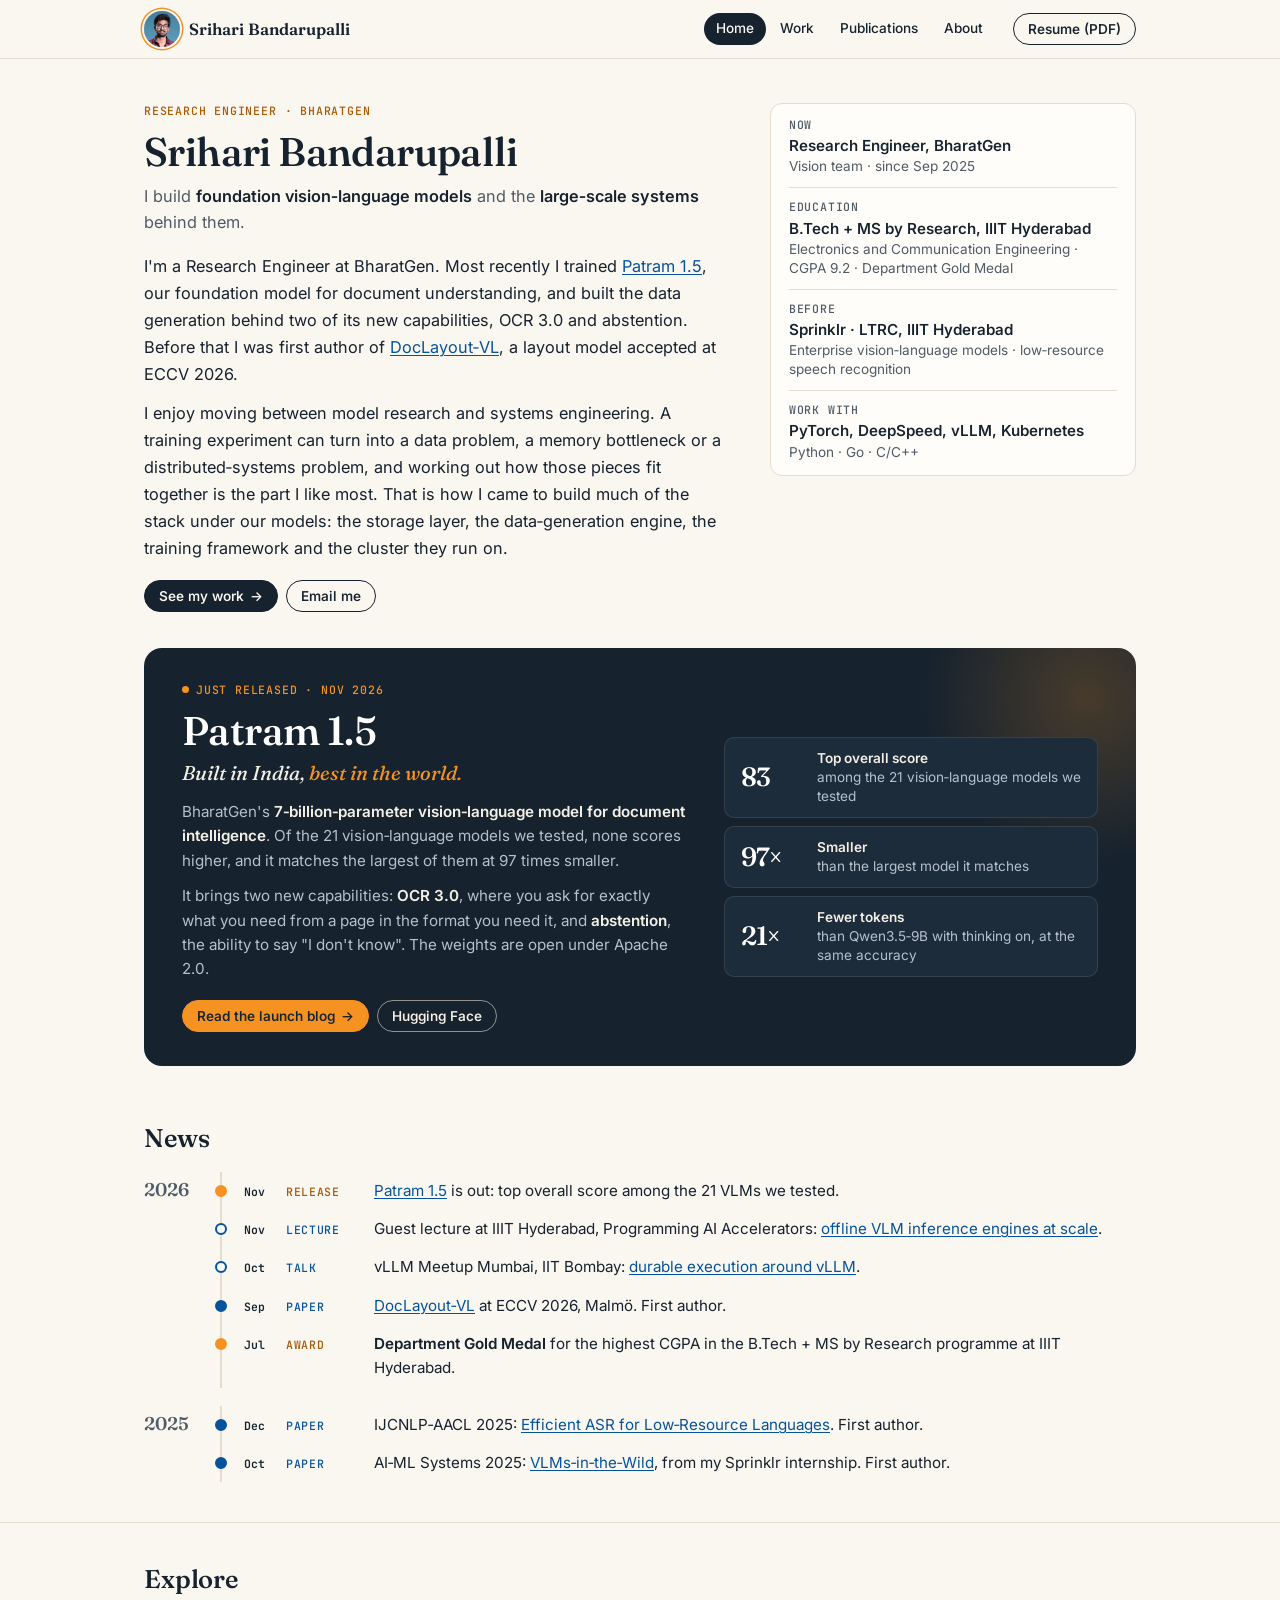
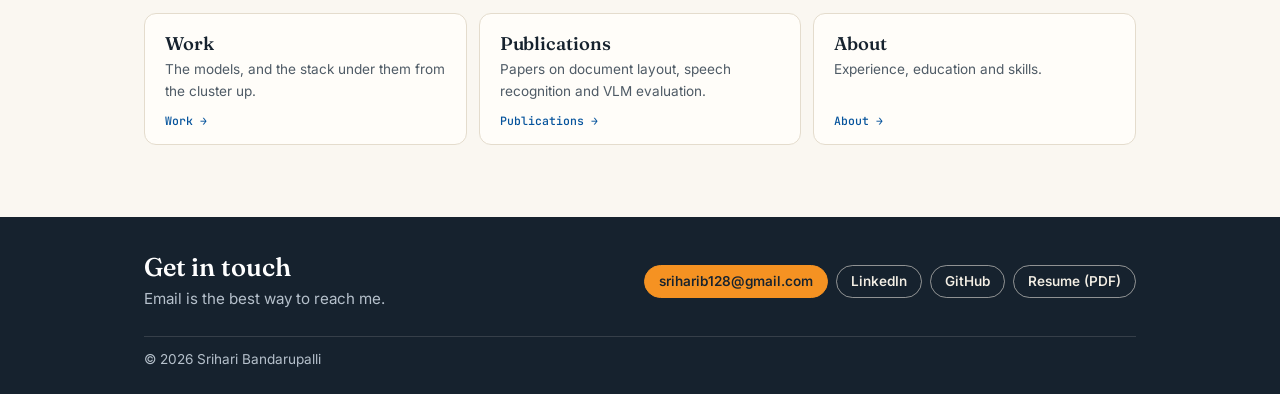
<file: index.html>
<!doctype html>
<html lang="en">
<head>
<meta charset="utf-8">
<meta name="viewport" content="width=device-width, initial-scale=1">
<title>Srihari Bandarupalli · Research Engineer</title>
<meta name="description" content="Srihari Bandarupalli, Research Engineer at BharatGen. Foundation vision-language models and the large-scale systems behind them.">
<meta property="og:title" content="Srihari Bandarupalli · Research Engineer">
<meta property="og:description" content="Srihari Bandarupalli, Research Engineer at BharatGen. Foundation vision-language models and the large-scale systems behind them.">
<meta property="og:type" content="website">
<link rel="icon" href="data:image/svg+xml,%3Csvg xmlns='http://www.w3.org/2000/svg' viewBox='0 0 64 64'%3E%3Crect width='64' height='64' rx='14' fill='%2316222e'/%3E%3Ctext x='32' y='42' font-family='Georgia,serif' font-size='28' font-weight='600' fill='%23faf7f1' text-anchor='middle'%3ESB%3C/text%3E%3C/svg%3E">
<link rel="preconnect" href="https://fonts.googleapis.com">
<link rel="preconnect" href="https://fonts.gstatic.com" crossorigin>
<link rel="stylesheet" href="https://fonts.googleapis.com/css2?family=Fraunces:ital,opsz,wght@0,9..144,400..650;1,9..144,400..600&family=Inter:wght@400..700&family=JetBrains+Mono:wght@400..600&display=swap">
<link rel="stylesheet" href="assets/site.css?v=9ca9fab8">
</head>
<body>

<a class="skip" href="#main">Skip to content</a>

<header class="top">
  <div class="wrap">
    <a class="brand" href="index.html"><img class="brand-photo" src="assets/profile.jpg" width="40" height="40" alt="">Srihari Bandarupalli</a>
    <nav aria-label="Primary">
      <ul>
        <li><a href="index.html" aria-current="page">Home</a></li>
        <li><a href="work.html">Work</a></li>
        <li><a href="publications.html">Publications</a></li>
        <li><a href="about.html">About</a></li>
      </ul>
    </nav>
    <a class="btn" href="resume.pdf">Resume (PDF)</a>
  </div>
</header>

<main id="main">

  <section class="intro" aria-labelledby="intro-title">
    <div class="wrap">
      <div>
        <div class="who">
          <p class="eyebrow">Research Engineer · BharatGen</p>
          <h1 id="intro-title">Srihari Bandarupalli</h1>
          <p class="role">I build <b>foundation vision&#8209;language models</b> and the <b>large&#8209;scale systems</b> behind them.</p>
        </div>
        <div class="story">
          <p>I'm a Research Engineer at BharatGen. Most recently I trained <a href="https://bharatgen.com/blogs/introducing-patram-1-5/">Patram 1.5</a>, our foundation model for document understanding, and built the data generation behind two of its new capabilities, OCR 3.0 and abstention. Before that I was first author of <a href="https://doclayoutvl.github.io/">DocLayout&#8209;VL</a>, a layout model accepted at ECCV 2026.</p>
          <p>I enjoy moving between model research and systems engineering. A training experiment can turn into a data problem, a memory bottleneck or a distributed&#8209;systems problem, and working out how those pieces fit together is the part I like most. That is how I came to build much of the stack under our models: the storage layer, the data&#8209;generation engine, the training framework and the cluster they run on.</p>
        </div>
        <div class="actions">
          <a class="btn primary" href="work.html">See my work <span class="arrow" aria-hidden="true">→</span></a>
          <a class="btn" href="mailto:sriharib128@gmail.com">Email me</a>
        </div>
      </div>
      <dl class="glance">
        <div><dt>Now</dt><dd>Research Engineer, BharatGen<small>Vision team · since Sep 2025</small></dd></div>
        <div><dt>Education</dt><dd>B.Tech + MS by Research, IIIT Hyderabad<small>Electronics and Communication Engineering · CGPA 9.2 · Department Gold Medal</small></dd></div>
        <div><dt>Before</dt><dd>Sprinklr · LTRC, IIIT Hyderabad<small>Enterprise vision&#8209;language models · low&#8209;resource speech recognition</small></dd></div>
        <div><dt>Work with</dt><dd>PyTorch, DeepSpeed, vLLM, Kubernetes<small>Python · Go · C/C++</small></dd></div>
      </dl>
    </div>
  </section>

  <section class="banner-wrap" aria-labelledby="patram-title">
    <div class="wrap">
      <div class="banner">
        <div>
          <p class="eyebrow"><span class="dot" aria-hidden="true"></span>Just released · Nov 2026</p>
          <h2 id="patram-title">Patram 1.5</h2>
          <p class="tagline">Built in India, <em>best in the world.</em></p>
          <p>BharatGen's <b>7&#8209;billion&#8209;parameter vision&#8209;language model for document intelligence</b>. Of the 21 vision&#8209;language models we tested, none scores higher, and it matches the largest of them at 97 times smaller.</p>
          <p>It brings two new capabilities: <b>OCR 3.0</b>, where you ask for exactly what you need from a page in the format you need it, and <b>abstention</b>, the ability to say "I don't know". The weights are open under Apache 2.0.</p>
          <div class="actions">
            <a class="btn primary" href="https://bharatgen.com/blogs/introducing-patram-1-5/">Read the launch blog <span class="arrow" aria-hidden="true">→</span></a>
            <a class="btn" href="https://huggingface.co/bharatgenai/Patram1.5-7B">Hugging Face</a>
          </div>
        </div>
        <dl class="figures">
          <div><dt>83</dt><dd><b>Top overall score</b>among the 21 vision&#8209;language models we tested</dd></div>
          <div><dt>97×</dt><dd><b>Smaller</b>than the largest model it matches</dd></div>
          <div><dt>21×</dt><dd><b>Fewer tokens</b>than Qwen3.5&#8209;9B with thinking on, at the same accuracy</dd></div>
        </dl>
      </div>
    </div>
  </section>

  <section class="section" aria-labelledby="news-title">
    <div class="wrap">
      <div class="section-head"><h2 id="news-title">News</h2></div>
      <div class="tl tl-news">
        <div class="tl-year">
          <h3>2026</h3>
          <ol>
            <li class="k-release"><p class="tl-meta"><time datetime="2026-11">Nov</time><span>Release</span></p><p><a href="https://bharatgen.com/blogs/introducing-patram-1-5/">Patram 1.5</a> is out: top overall score among the 21 VLMs we tested.</p></li>
            <li class="k-talk"><p class="tl-meta"><time datetime="2026-11-05">Nov</time><span>Lecture</span></p><p>Guest lecture at IIIT Hyderabad, Programming AI Accelerators: <a href="https://sriharib128.github.io/programming-for-ai-lecture/">offline VLM inference engines at scale</a>.</p></li>
            <li class="k-talk"><p class="tl-meta"><time datetime="2026-10-24">Oct</time><span>Talk</span></p><p>vLLM Meetup Mumbai, IIT Bombay: <a href="https://sriharib128.github.io/patram-ingest-slides/">durable execution around vLLM</a>.</p></li>
            <li class="k-paper"><p class="tl-meta"><time datetime="2026-09">Sep</time><span>Paper</span></p><p><a href="https://doclayoutvl.github.io/">DocLayout&#8209;VL</a> at ECCV 2026, Malmö. First author.</p></li>
            <li class="k-award"><p class="tl-meta"><time datetime="2026-07">Jul</time><span>Award</span></p><p><b>Department Gold Medal</b> for the highest CGPA in the B.Tech + MS by Research programme at IIIT Hyderabad.</p></li>
          </ol>
        </div>
        <div class="tl-year">
          <h3>2025</h3>
          <ol>
            <li class="k-paper"><p class="tl-meta"><time datetime="2025-12">Dec</time><span>Paper</span></p><p>IJCNLP&#8209;AACL 2025: <a href="https://aclanthology.org/2025.findings-ijcnlp.99/">Efficient ASR for Low&#8209;Resource Languages</a>. First author.</p></li>
            <li class="k-paper"><p class="tl-meta"><time datetime="2025-10">Oct</time><span>Paper</span></p><p>AI&#8209;ML Systems 2025: <a href="https://arxiv.org/abs/2509.06994">VLMs&#8209;in&#8209;the&#8209;Wild</a>, from my Sprinklr internship. First author.</p></li>
          </ol>
        </div>
      </div>
    </div>
  </section>

  <section class="section" aria-labelledby="explore-title">
    <div class="wrap">
      <div class="section-head"><h2 id="explore-title">Explore</h2></div>
      <div class="tiles">
        <a class="tile" href="work.html"><h3>Work</h3><p>The models, and the stack under them from the cluster up.</p><span class="go">Work →</span></a>
        <a class="tile" href="publications.html"><h3>Publications</h3><p>Papers on document layout, speech recognition and VLM evaluation.</p><span class="go">Publications →</span></a>
        <a class="tile" href="about.html"><h3>About</h3><p>Experience, education and skills.</p><span class="go">About →</span></a>
      </div>
    </div>
  </section>

</main>

<footer class="contact" aria-labelledby="contact-title">
  <div class="wrap">
    <div class="contact-grid">
      <div>
        <h2 id="contact-title">Get in touch</h2>
        <p>Email is the best way to reach me.</p>
      </div>
      <div class="actions">
        <a class="btn primary" href="mailto:sriharib128@gmail.com">sriharib128@gmail.com</a>
        <a class="btn" href="https://www.linkedin.com/in/sriharib128/">LinkedIn</a>
        <a class="btn" href="https://github.com/sriharib128">GitHub</a>
        <a class="btn" href="resume.pdf">Resume (PDF)</a>
      </div>
    </div>
    <p class="fine">© 2026 Srihari Bandarupalli</p>
  </div>
</footer>

</body>
</html>
</file>
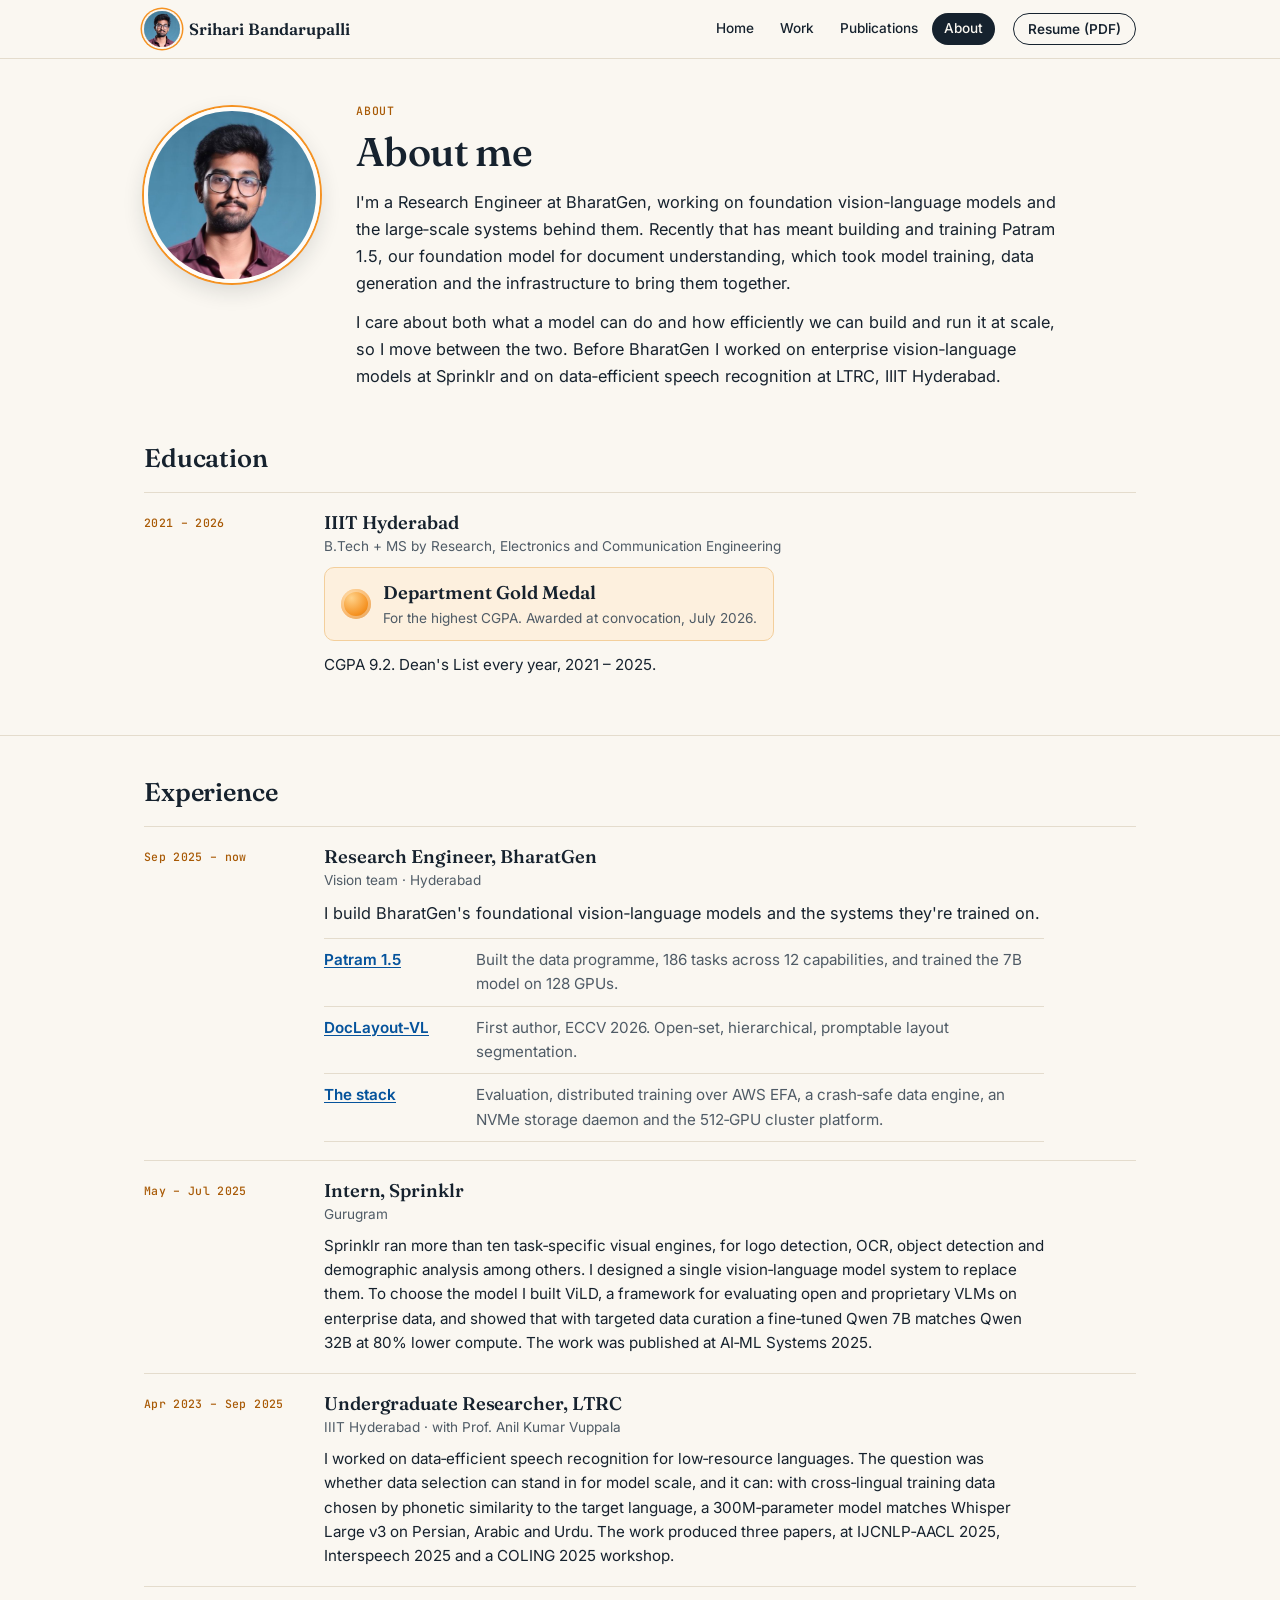
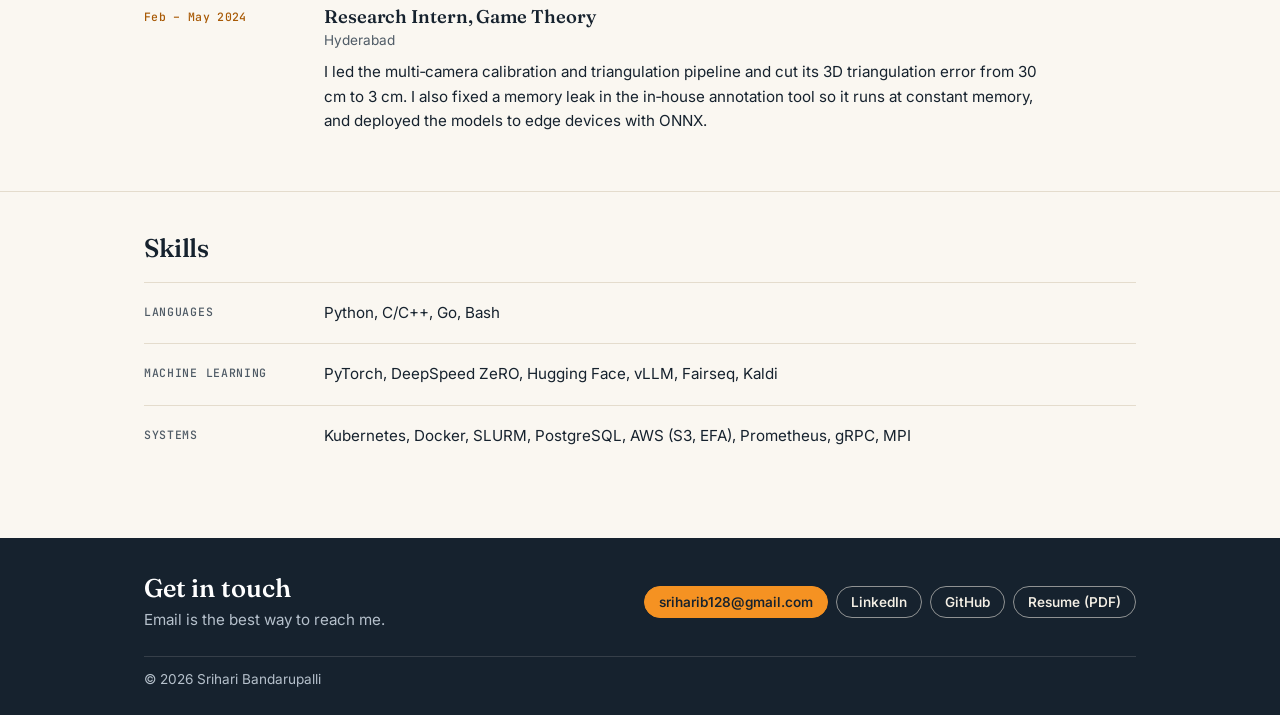
<file: about.html>
<!doctype html>
<html lang="en">
<head>
<meta charset="utf-8">
<meta name="viewport" content="width=device-width, initial-scale=1">
<title>About · Srihari Bandarupalli</title>
<meta name="description" content="Experience, education and skills of Srihari Bandarupalli, Research Engineer at BharatGen.">
<meta property="og:title" content="About · Srihari Bandarupalli">
<meta property="og:description" content="Experience, education and skills of Srihari Bandarupalli, Research Engineer at BharatGen.">
<meta property="og:type" content="website">
<link rel="icon" href="data:image/svg+xml,%3Csvg xmlns='http://www.w3.org/2000/svg' viewBox='0 0 64 64'%3E%3Crect width='64' height='64' rx='14' fill='%2316222e'/%3E%3Ctext x='32' y='42' font-family='Georgia,serif' font-size='28' font-weight='600' fill='%23faf7f1' text-anchor='middle'%3ESB%3C/text%3E%3C/svg%3E">
<link rel="preconnect" href="https://fonts.googleapis.com">
<link rel="preconnect" href="https://fonts.gstatic.com" crossorigin>
<link rel="stylesheet" href="https://fonts.googleapis.com/css2?family=Fraunces:ital,opsz,wght@0,9..144,400..650;1,9..144,400..600&family=Inter:wght@400..700&family=JetBrains+Mono:wght@400..600&display=swap">
<link rel="stylesheet" href="assets/site.css?v=9ca9fab8">
</head>
<body>

<a class="skip" href="#main">Skip to content</a>

<header class="top">
  <div class="wrap">
    <a class="brand" href="index.html"><img class="brand-photo" src="assets/profile.jpg" width="40" height="40" alt="">Srihari Bandarupalli</a>
    <nav aria-label="Primary">
      <ul>
        <li><a href="index.html">Home</a></li>
        <li><a href="work.html">Work</a></li>
        <li><a href="publications.html">Publications</a></li>
        <li><a href="about.html" aria-current="page">About</a></li>
      </ul>
    </nav>
    <a class="btn" href="resume.pdf">Resume (PDF)</a>
  </div>
</header>

<main id="main">

  <header class="page-head about-head">
    <div class="wrap">
      <img class="portrait" src="assets/profile.jpg" width="480" height="480" alt="Portrait of Srihari Bandarupalli">
      <div>
      <p class="eyebrow">About</p>
      <h1>About me</h1>
      <p class="lede">I'm a Research Engineer at BharatGen, working on foundation vision&#8209;language models and the large&#8209;scale systems behind them. Recently that has meant building and training Patram 1.5, our foundation model for document understanding, which took model training, data generation and the infrastructure to bring them together.</p>
      <p class="lede">I care about both what a model can do and how efficiently we can build and run it at scale, so I move between the two. Before BharatGen I worked on enterprise vision&#8209;language models at Sprinklr and on data&#8209;efficient speech recognition at LTRC, IIIT Hyderabad.</p>
      </div>
    </div>
  </header>

  <section class="section" aria-labelledby="edu-title">
    <div class="wrap">
      <div class="group-head"><h2 id="edu-title">Education</h2></div>
      <ol class="rows">
        <li>
          <p class="when">2021 – 2026</p>
          <div>
            <h3>IIIT Hyderabad</h3>
            <p class="where">B.Tech + MS by Research, Electronics and Communication Engineering</p>
            <p class="honour"><span class="medal" aria-hidden="true"></span><span><b>Department Gold Medal</b>For the highest CGPA. Awarded at convocation, July 2026.</span></p>
            <p>CGPA 9.2. Dean's List every year, 2021 – 2025.</p>
          </div>
        </li>
      </ol>
    </div>
  </section>

  <section class="section" aria-labelledby="xp-title">
    <div class="wrap">
      <div class="group-head"><h2 id="xp-title">Experience</h2></div>
      <ol class="rows">
        <li>
          <p class="when">Sep 2025 – now</p>
          <div>
            <h3>Research Engineer, BharatGen</h3>
            <p class="where">Vision team · Hyderabad</p>
            <p class="lead">I build BharatGen's foundational vision&#8209;language models and the systems they're trained on.</p>
            <ul class="hl">
              <li><a href="work.html#patram-1-5">Patram 1.5</a><span>Built the data programme, 186 tasks across 12 capabilities, and trained the 7B model on 128 GPUs.</span></li>
              <li><a href="work.html#doclayout-vl">DocLayout&#8209;VL</a><span>First author, ECCV 2026. Open&#8209;set, hierarchical, promptable layout segmentation.</span></li>
              <li><a href="work.html#infrastructure">The stack</a><span>Evaluation, distributed training over AWS EFA, a crash&#8209;safe data engine, an NVMe storage daemon and the 512&#8209;GPU cluster platform.</span></li>
            </ul>
          </div>
        </li>
        <li>
          <p class="when">May – Jul 2025</p>
          <div>
            <h3>Intern, Sprinklr</h3>
            <p class="where">Gurugram</p>
            <p>Sprinklr ran more than ten task&#8209;specific visual engines, for logo detection, OCR, object detection and demographic analysis among others. I designed a single vision&#8209;language model system to replace them. To choose the model I built ViLD, a framework for evaluating open and proprietary VLMs on enterprise data, and showed that with targeted data curation a fine&#8209;tuned Qwen 7B matches Qwen 32B at 80% lower compute. The work was published at AI&#8209;ML Systems 2025.</p>
          </div>
        </li>
        <li>
          <p class="when">Apr 2023 – Sep 2025</p>
          <div>
            <h3>Undergraduate Researcher, LTRC</h3>
            <p class="where">IIIT Hyderabad · with Prof. Anil Kumar Vuppala</p>
            <p>I worked on data&#8209;efficient speech recognition for low&#8209;resource languages. The question was whether data selection can stand in for model scale, and it can: with cross&#8209;lingual training data chosen by phonetic similarity to the target language, a 300M&#8209;parameter model matches Whisper Large v3 on Persian, Arabic and Urdu. The work produced three papers, at IJCNLP&#8209;AACL 2025, Interspeech 2025 and a COLING 2025 workshop.</p>
          </div>
        </li>
        <li>
          <p class="when">Feb – May 2024</p>
          <div>
            <h3>Research Intern, Game Theory</h3>
            <p class="where">Hyderabad</p>
            <p>I led the multi&#8209;camera calibration and triangulation pipeline and cut its 3D triangulation error from 30 cm to 3 cm. I also fixed a memory leak in the in&#8209;house annotation tool so it runs at constant memory, and deployed the models to edge devices with ONNX.</p>
          </div>
        </li>
      </ol>
    </div>
  </section>

  <section class="section" aria-labelledby="skills-title">
    <div class="wrap">
      <div class="group-head"><h2 id="skills-title">Skills</h2></div>
      <dl class="rows">
        <div><dt class="when">Languages</dt><dd>Python, C/C++, Go, Bash</dd></div>
        <div><dt class="when">Machine learning</dt><dd>PyTorch, DeepSpeed ZeRO, Hugging Face, vLLM, Fairseq, Kaldi</dd></div>
        <div><dt class="when">Systems</dt><dd>Kubernetes, Docker, SLURM, PostgreSQL, AWS (S3, EFA), Prometheus, gRPC, MPI</dd></div>
      </dl>
    </div>
  </section>

</main>

<footer class="contact" aria-labelledby="contact-title">
  <div class="wrap">
    <div class="contact-grid">
      <div>
        <h2 id="contact-title">Get in touch</h2>
        <p>Email is the best way to reach me.</p>
      </div>
      <div class="actions">
        <a class="btn primary" href="mailto:sriharib128@gmail.com">sriharib128@gmail.com</a>
        <a class="btn" href="https://www.linkedin.com/in/sriharib128/">LinkedIn</a>
        <a class="btn" href="https://github.com/sriharib128">GitHub</a>
        <a class="btn" href="resume.pdf">Resume (PDF)</a>
      </div>
    </div>
    <p class="fine">© 2026 Srihari Bandarupalli</p>
  </div>
</footer>

</body>
</html>
</file>
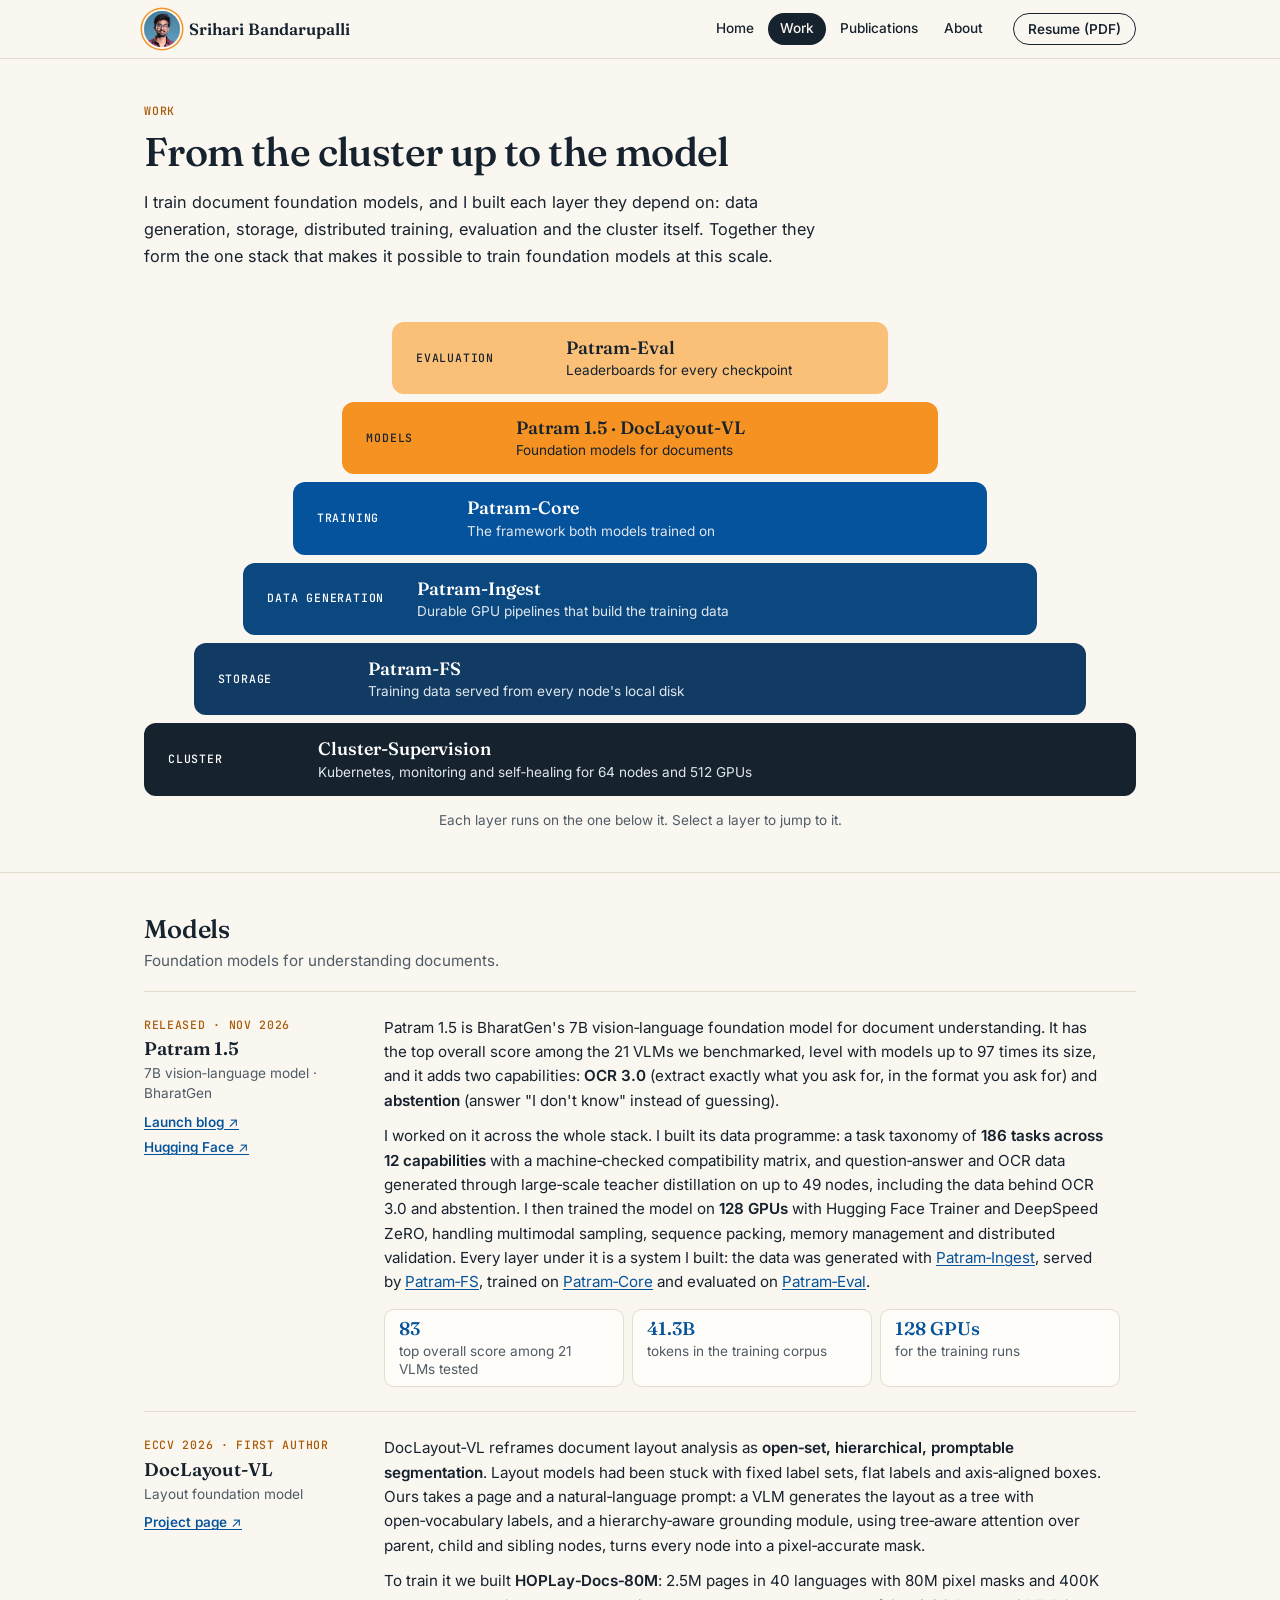
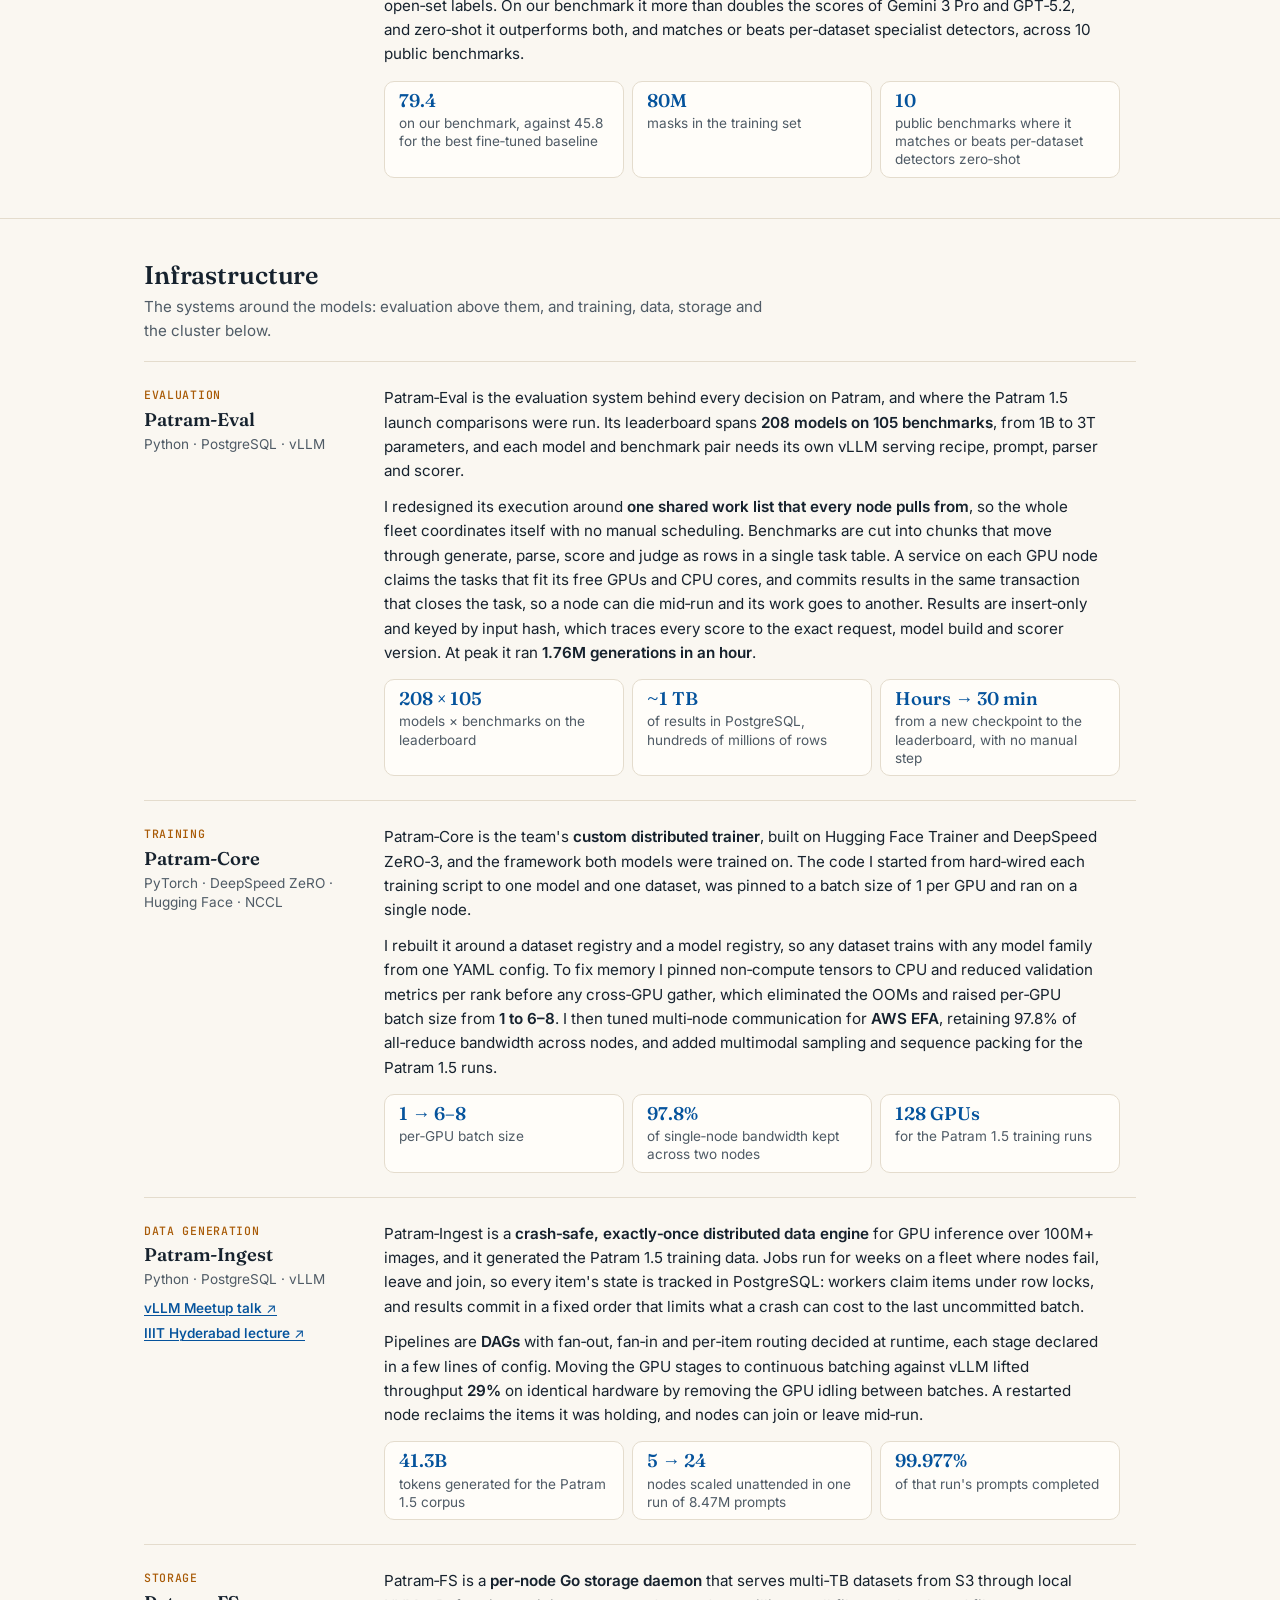
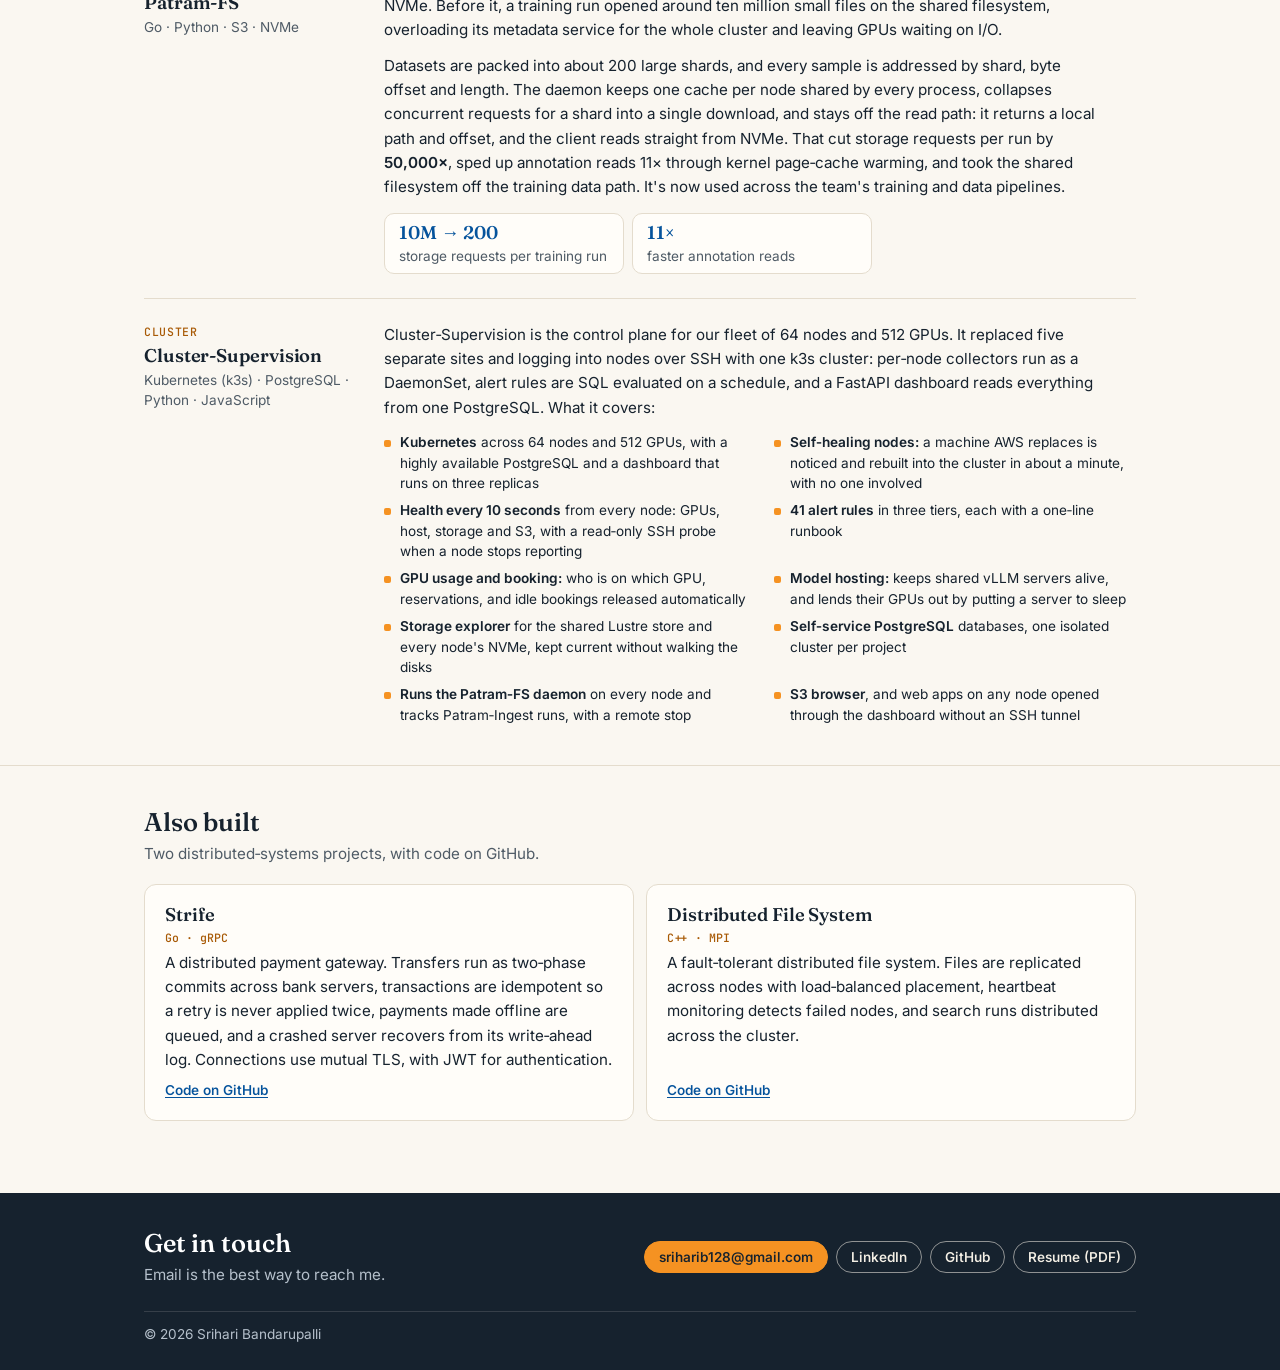
<file: projects.html>
<!doctype html>
<html lang="en">
<head>
<meta charset="utf-8">
<meta name="viewport" content="width=device-width, initial-scale=1">
<title>Moved to Work · Srihari Bandarupalli</title>
<meta name="robots" content="noindex">
<link rel="canonical" href="work.html">
<meta http-equiv="refresh" content="0; url=work.html">
<script>location.replace("work.html" + location.hash);</script>
</head>
<body>
<p>This page has moved to <a href="work.html">Work</a>.</p>
</body>
</html>
</file>
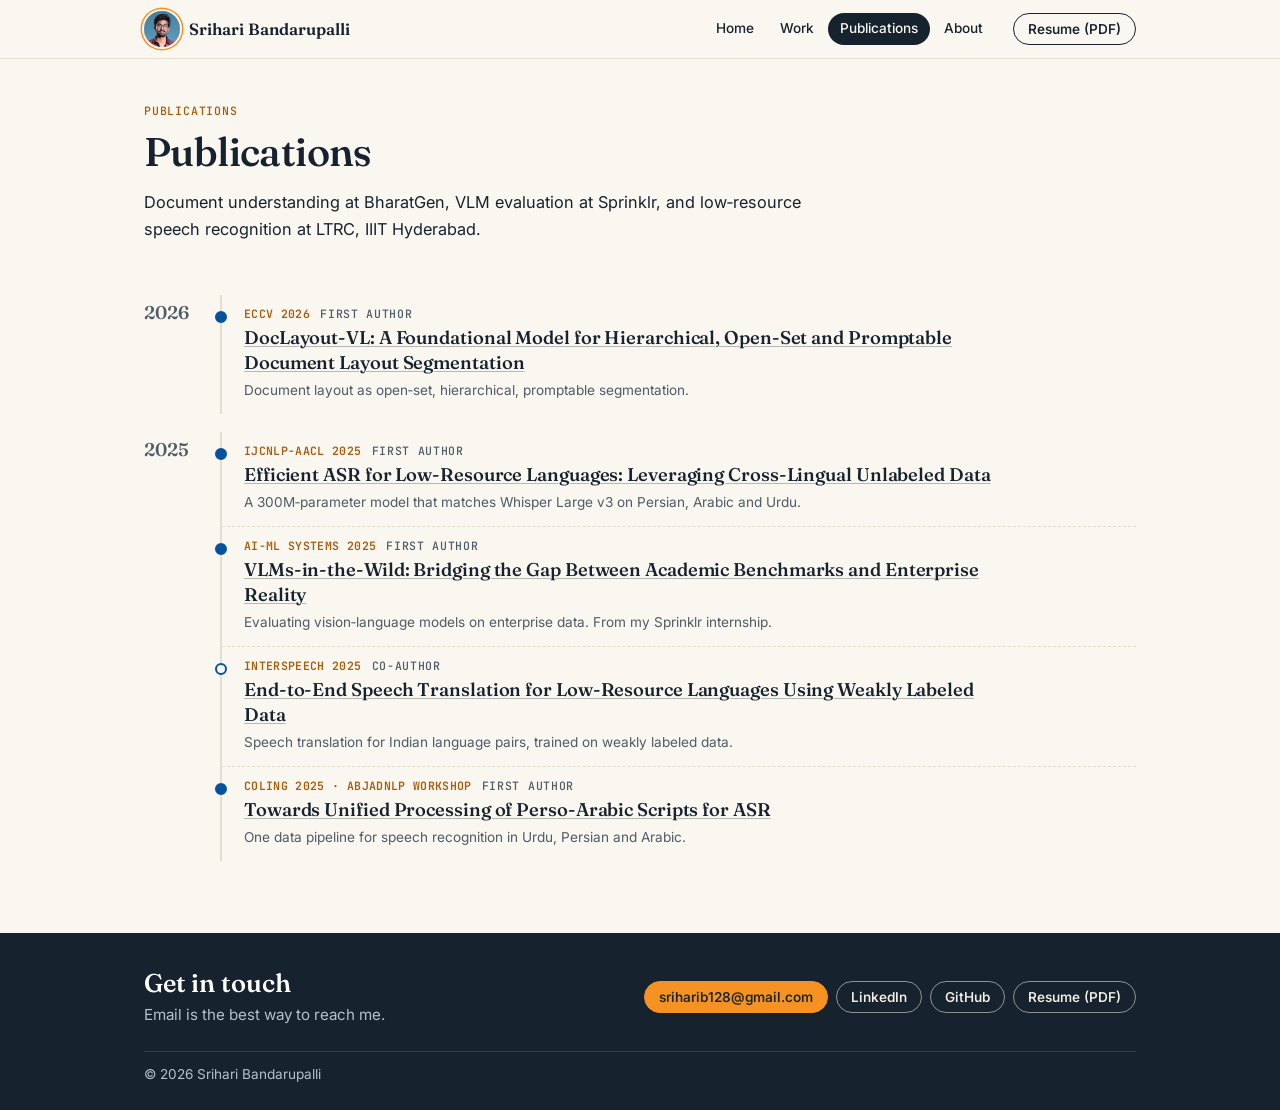
<file: publications.html>
<!doctype html>
<html lang="en">
<head>
<meta charset="utf-8">
<meta name="viewport" content="width=device-width, initial-scale=1">
<title>Publications · Srihari Bandarupalli</title>
<meta name="description" content="Publications by Srihari Bandarupalli at ECCV, IJCNLP-AACL, AI-ML Systems, Interspeech and COLING workshops.">
<meta property="og:title" content="Publications · Srihari Bandarupalli">
<meta property="og:description" content="Publications by Srihari Bandarupalli at ECCV, IJCNLP-AACL, AI-ML Systems, Interspeech and COLING workshops.">
<meta property="og:type" content="website">
<link rel="icon" href="data:image/svg+xml,%3Csvg xmlns='http://www.w3.org/2000/svg' viewBox='0 0 64 64'%3E%3Crect width='64' height='64' rx='14' fill='%2316222e'/%3E%3Ctext x='32' y='42' font-family='Georgia,serif' font-size='28' font-weight='600' fill='%23faf7f1' text-anchor='middle'%3ESB%3C/text%3E%3C/svg%3E">
<link rel="preconnect" href="https://fonts.googleapis.com">
<link rel="preconnect" href="https://fonts.gstatic.com" crossorigin>
<link rel="stylesheet" href="https://fonts.googleapis.com/css2?family=Fraunces:ital,opsz,wght@0,9..144,400..650;1,9..144,400..600&family=Inter:wght@400..700&family=JetBrains+Mono:wght@400..600&display=swap">
<link rel="stylesheet" href="assets/site.css?v=9ca9fab8">
</head>
<body>

<a class="skip" href="#main">Skip to content</a>

<header class="top">
  <div class="wrap">
    <a class="brand" href="index.html"><img class="brand-photo" src="assets/profile.jpg" width="40" height="40" alt="">Srihari Bandarupalli</a>
    <nav aria-label="Primary">
      <ul>
        <li><a href="index.html">Home</a></li>
        <li><a href="work.html">Work</a></li>
        <li><a href="publications.html" aria-current="page">Publications</a></li>
        <li><a href="about.html">About</a></li>
      </ul>
    </nav>
    <a class="btn" href="resume.pdf">Resume (PDF)</a>
  </div>
</header>

<main id="main">

  <header class="page-head">
    <div class="wrap">
      <p class="eyebrow">Publications</p>
      <h1>Publications</h1>
      <p class="lede">Document understanding at BharatGen, VLM evaluation at Sprinklr, and low&#8209;resource speech recognition at LTRC, IIIT Hyderabad.</p>
    </div>
  </header>

  <section class="section" aria-label="Papers by year">
    <div class="wrap">
      <div class="tl tl-pubs">
        <div class="tl-year">
          <h2>2026</h2>
          <ol>
            <li class="k-first">
              <p class="tl-meta"><span class="venue">ECCV 2026</span><span>First author</span></p>
              <h3><a href="https://doclayoutvl.github.io/">DocLayout&#8209;VL: A Foundational Model for Hierarchical, Open&#8209;Set and Promptable Document Layout Segmentation</a></h3>
              <p class="note">Document layout as open&#8209;set, hierarchical, promptable segmentation.</p>
            </li>
          </ol>
        </div>
        <div class="tl-year">
          <h2>2025</h2>
          <ol>
            <li class="k-first">
              <p class="tl-meta"><span class="venue">IJCNLP&#8209;AACL 2025</span><span>First author</span></p>
              <h3><a href="https://aclanthology.org/2025.findings-ijcnlp.99/">Efficient ASR for Low&#8209;Resource Languages: Leveraging Cross&#8209;Lingual Unlabeled Data</a></h3>
              <p class="note">A 300M&#8209;parameter model that matches Whisper Large v3 on Persian, Arabic and Urdu.</p>
            </li>
            <li class="k-first">
              <p class="tl-meta"><span class="venue">AI&#8209;ML Systems 2025</span><span>First author</span></p>
              <h3><a href="https://arxiv.org/abs/2509.06994">VLMs&#8209;in&#8209;the&#8209;Wild: Bridging the Gap Between Academic Benchmarks and Enterprise Reality</a></h3>
              <p class="note">Evaluating vision&#8209;language models on enterprise data. From my Sprinklr internship.</p>
            </li>
            <li>
              <p class="tl-meta"><span class="venue">Interspeech 2025</span><span>Co&#8209;author</span></p>
              <h3><a href="https://arxiv.org/abs/2506.16251">End&#8209;to&#8209;End Speech Translation for Low&#8209;Resource Languages Using Weakly Labeled Data</a></h3>
              <p class="note">Speech translation for Indian language pairs, trained on weakly labeled data.</p>
            </li>
            <li class="k-first">
              <p class="tl-meta"><span class="venue">COLING 2025 · AbjadNLP Workshop</span><span>First author</span></p>
              <h3><a href="https://aclanthology.org/2025.abjadnlp-1.3/">Towards Unified Processing of Perso&#8209;Arabic Scripts for ASR</a></h3>
              <p class="note">One data pipeline for speech recognition in Urdu, Persian and Arabic.</p>
            </li>
          </ol>
        </div>
      </div>
    </div>
  </section>

</main>

<footer class="contact" aria-labelledby="contact-title">
  <div class="wrap">
    <div class="contact-grid">
      <div>
        <h2 id="contact-title">Get in touch</h2>
        <p>Email is the best way to reach me.</p>
      </div>
      <div class="actions">
        <a class="btn primary" href="mailto:sriharib128@gmail.com">sriharib128@gmail.com</a>
        <a class="btn" href="https://www.linkedin.com/in/sriharib128/">LinkedIn</a>
        <a class="btn" href="https://github.com/sriharib128">GitHub</a>
        <a class="btn" href="resume.pdf">Resume (PDF)</a>
      </div>
    </div>
    <p class="fine">© 2026 Srihari Bandarupalli</p>
  </div>
</footer>

</body>
</html>
</file>
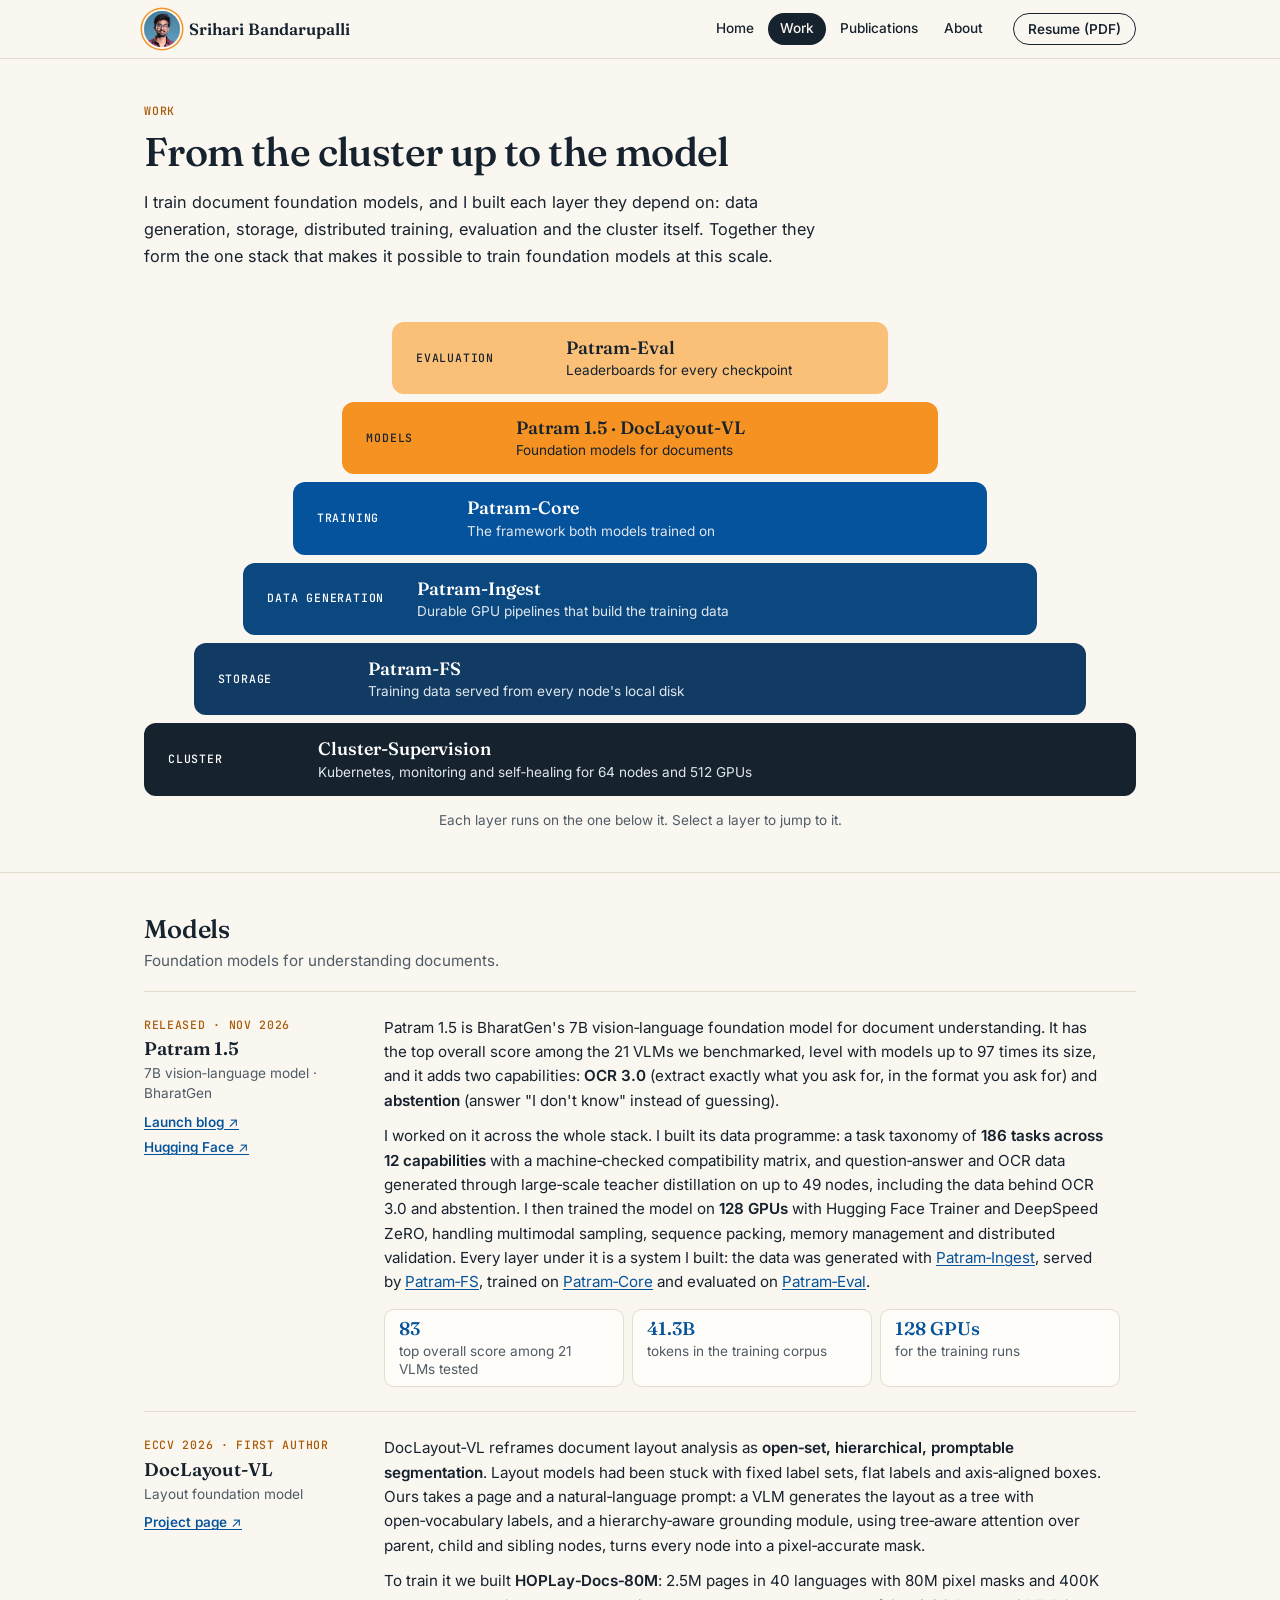
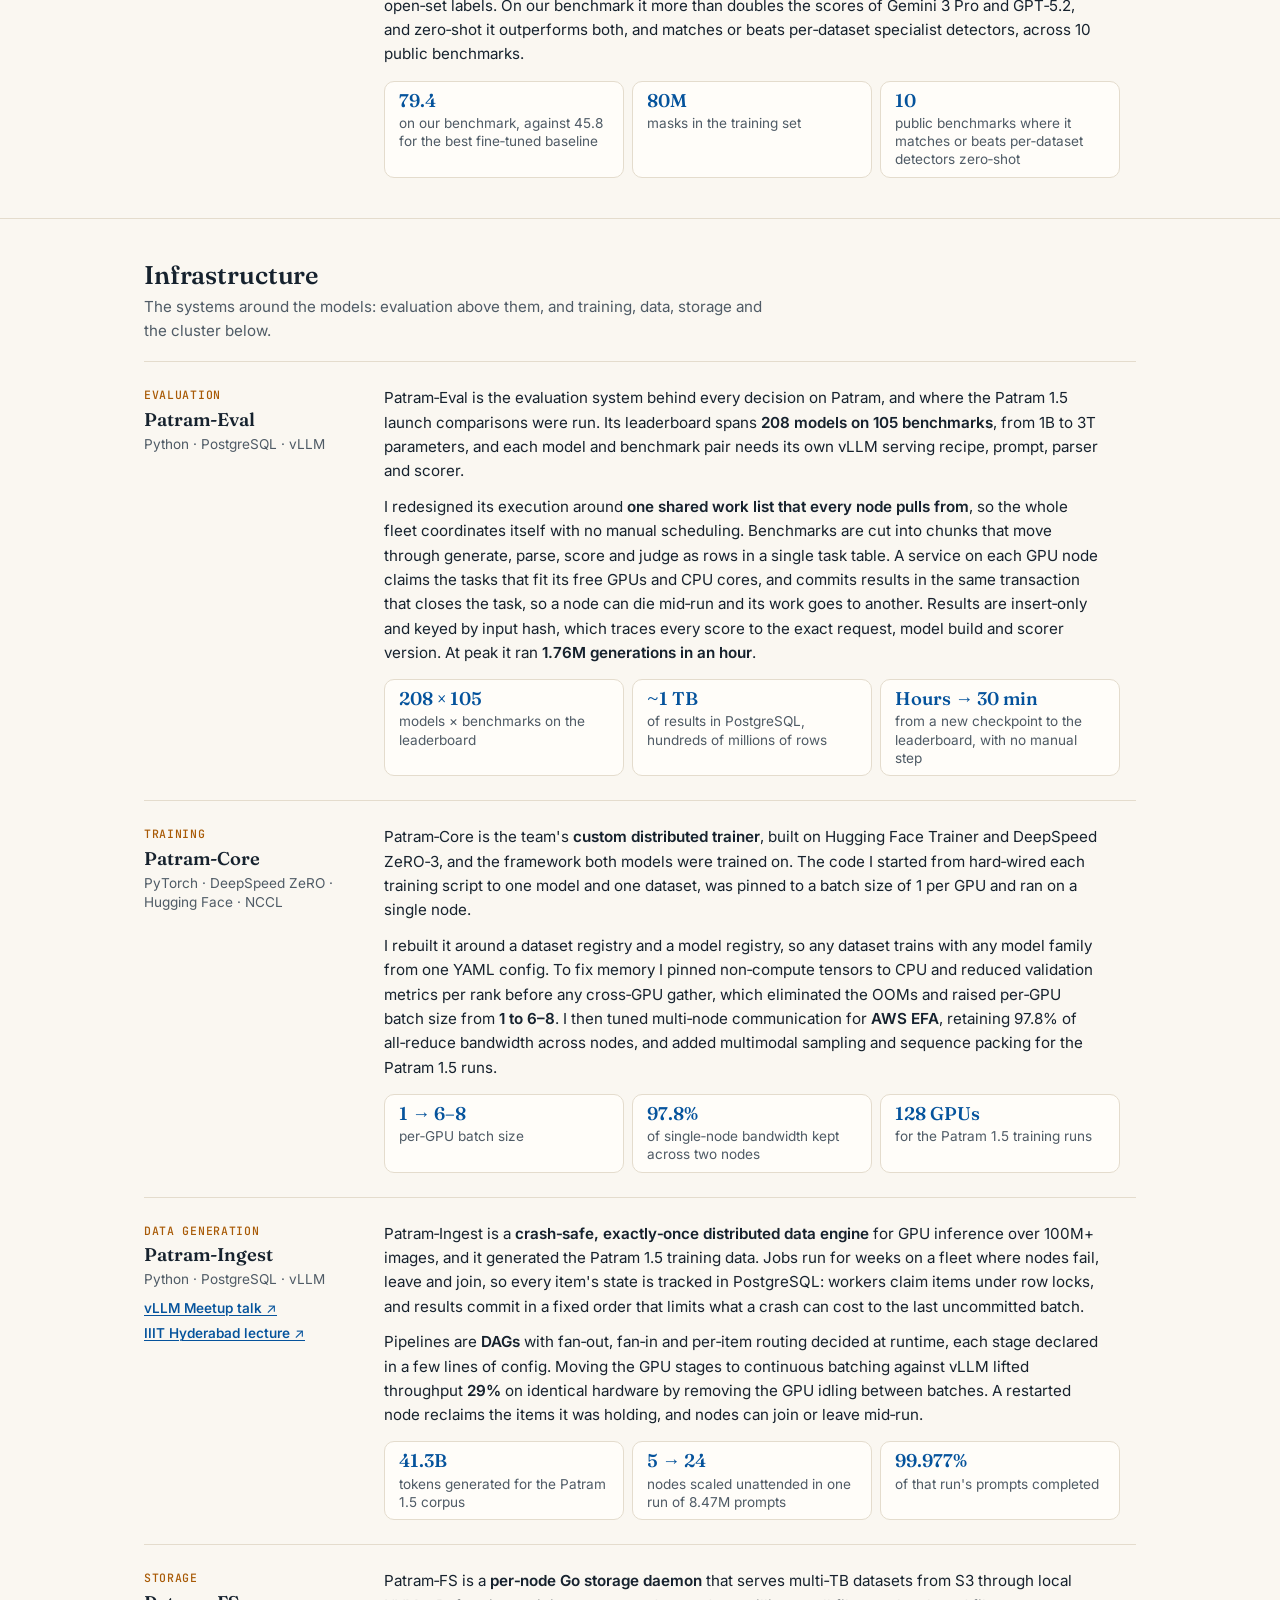
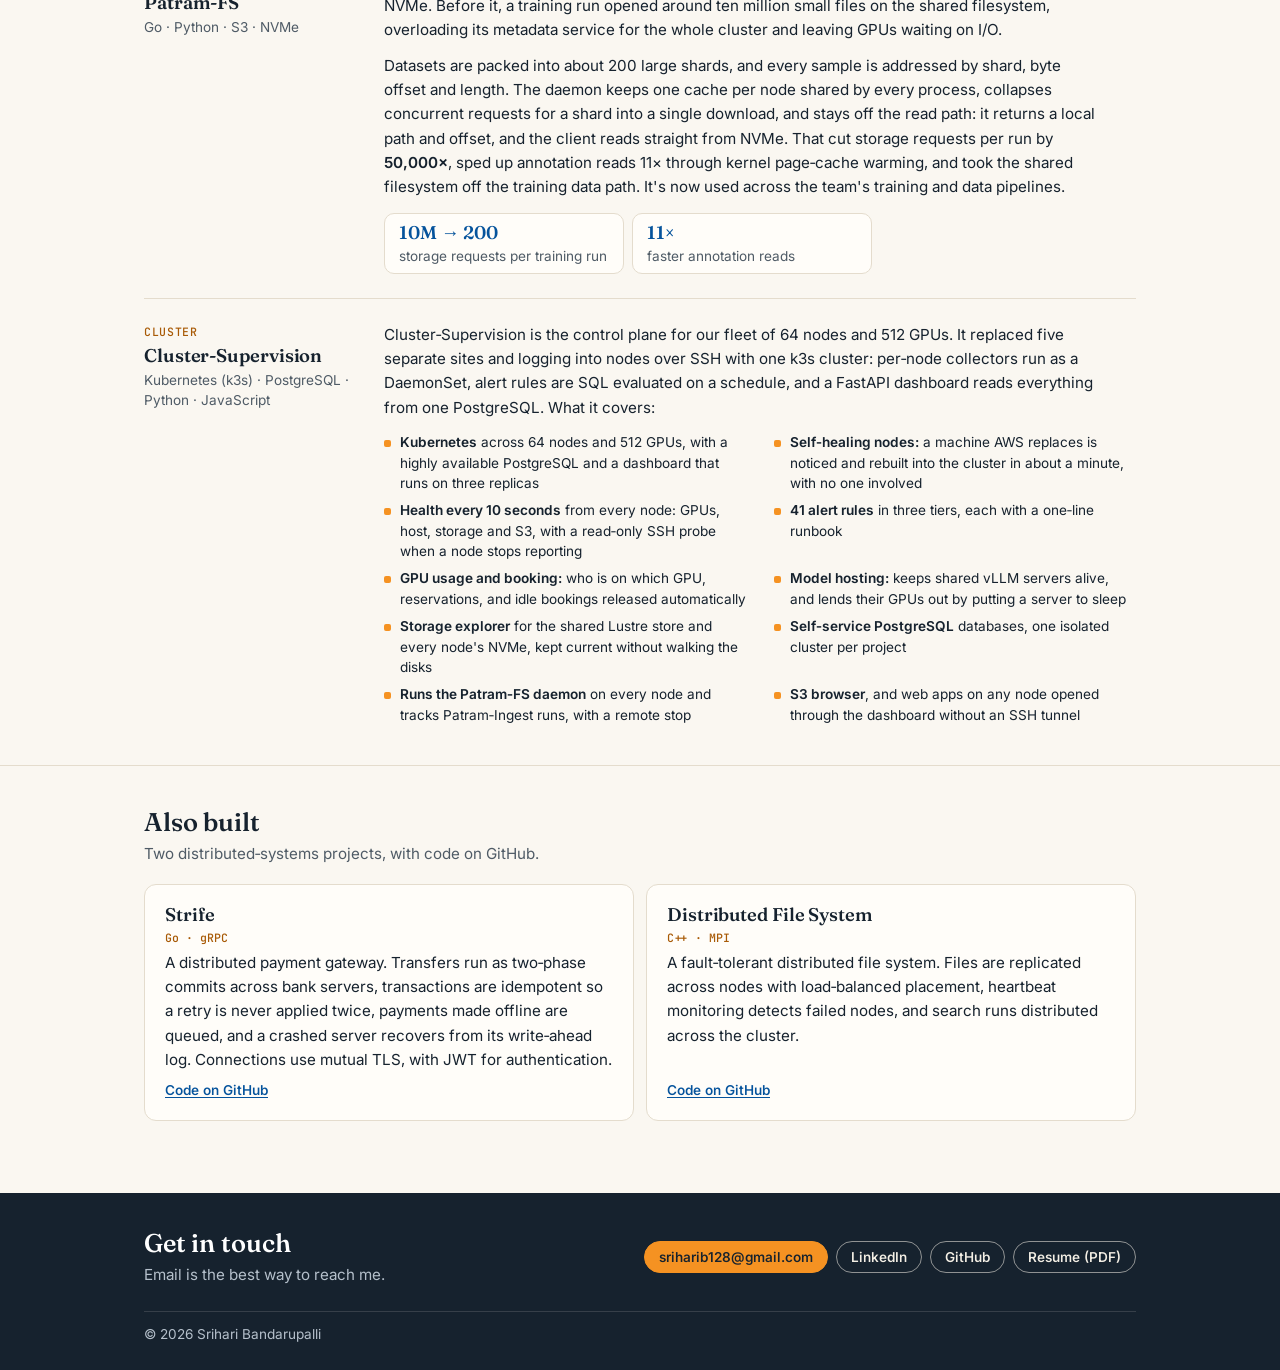
<file: work.html>
<!doctype html>
<html lang="en">
<head>
<meta charset="utf-8">
<meta name="viewport" content="width=device-width, initial-scale=1">
<title>Work · Srihari Bandarupalli</title>
<meta name="description" content="Patram 1.5, DocLayout-VL and the infrastructure under them: training framework, data generation, storage and the cluster.">
<meta property="og:title" content="Work · Srihari Bandarupalli">
<meta property="og:description" content="Patram 1.5, DocLayout-VL and the infrastructure under them: training framework, data generation, storage and the cluster.">
<meta property="og:type" content="website">
<link rel="icon" href="data:image/svg+xml,%3Csvg xmlns='http://www.w3.org/2000/svg' viewBox='0 0 64 64'%3E%3Crect width='64' height='64' rx='14' fill='%2316222e'/%3E%3Ctext x='32' y='42' font-family='Georgia,serif' font-size='28' font-weight='600' fill='%23faf7f1' text-anchor='middle'%3ESB%3C/text%3E%3C/svg%3E">
<link rel="preconnect" href="https://fonts.googleapis.com">
<link rel="preconnect" href="https://fonts.gstatic.com" crossorigin>
<link rel="stylesheet" href="https://fonts.googleapis.com/css2?family=Fraunces:ital,opsz,wght@0,9..144,400..650;1,9..144,400..600&family=Inter:wght@400..700&family=JetBrains+Mono:wght@400..600&display=swap">
<link rel="stylesheet" href="assets/site.css?v=9ca9fab8">
</head>
<body>

<a class="skip" href="#main">Skip to content</a>

<header class="top">
  <div class="wrap">
    <a class="brand" href="index.html"><img class="brand-photo" src="assets/profile.jpg" width="40" height="40" alt="">Srihari Bandarupalli</a>
    <nav aria-label="Primary">
      <ul>
        <li><a href="index.html">Home</a></li>
        <li><a href="work.html" aria-current="page">Work</a></li>
        <li><a href="publications.html">Publications</a></li>
        <li><a href="about.html">About</a></li>
      </ul>
    </nav>
    <a class="btn" href="resume.pdf">Resume (PDF)</a>
  </div>
</header>

<main id="main">

  <header class="page-head">
    <div class="wrap">
      <p class="eyebrow">Work</p>
      <h1>From the cluster up to the model</h1>
      <p class="lede">I train document foundation models, and I built each layer they depend on: data generation, storage, distributed training, evaluation and the cluster itself. Together they form the one stack that makes it possible to train foundation models at this scale.</p>
    </div>
  </header>

  <section class="section" aria-label="The stack">
    <div class="wrap">
      <figure class="pyramid-fig">
        <ol class="pyramid">
          <li><a href="#patram-eval"><span class="lvl">Evaluation</span><span class="what">Patram&#8209;Eval<small>Leaderboards for every checkpoint</small></span></a></li>
          <li><a href="#models"><span class="lvl">Models</span><span class="what">Patram 1.5 · DocLayout&#8209;VL<small>Foundation models for documents</small></span></a></li>
          <li><a href="#patram-core"><span class="lvl">Training</span><span class="what">Patram&#8209;Core<small>The framework both models trained on</small></span></a></li>
          <li><a href="#patram-ingest"><span class="lvl">Data generation</span><span class="what">Patram&#8209;Ingest<small>Durable GPU pipelines that build the training data</small></span></a></li>
          <li><a href="#patram-fs"><span class="lvl">Storage</span><span class="what">Patram&#8209;FS<small>Training data served from every node's local disk</small></span></a></li>
          <li><a href="#cluster-supervision"><span class="lvl">Cluster</span><span class="what">Cluster&#8209;Supervision<small>Kubernetes, monitoring and self&#8209;healing for 64 nodes and 512 GPUs</small></span></a></li>
        </ol>
        <figcaption>Each layer runs on the one below it. Select a layer to jump to it.</figcaption>
      </figure>
    </div>
  </section>

  <section class="section" id="models" aria-labelledby="models-title">
    <div class="wrap">
      <div class="group-head">
        <h2 id="models-title">Models</h2>
        <p>Foundation models for understanding documents.</p>
      </div>

      <article class="project" id="patram-1-5" aria-labelledby="p-patram">
        <div class="side">
          <p class="kicker">Released · Nov 2026</p>
          <h3 id="p-patram">Patram 1.5</h3>
          <p class="tech">7B vision&#8209;language model · BharatGen</p>
          <p class="plinks"><a href="https://bharatgen.com/blogs/introducing-patram-1-5/">Launch blog</a><a href="https://huggingface.co/bharatgenai/Patram1.5-7B">Hugging Face</a></p>
        </div>
        <div class="body">
          <p>Patram 1.5 is BharatGen's 7B vision&#8209;language foundation model for document understanding. It has the top overall score among the 21 VLMs we benchmarked, level with models up to 97 times its size, and it adds two capabilities: <b>OCR 3.0</b> (extract exactly what you ask for, in the format you ask for) and <b>abstention</b> (answer "I don't know" instead of guessing).</p>
          <p>I worked on it across the whole stack. I built its data programme: a task taxonomy of <b>186 tasks across 12 capabilities</b> with a machine&#8209;checked compatibility matrix, and question&#8209;answer and OCR data generated through large&#8209;scale teacher distillation on up to 49 nodes, including the data behind OCR 3.0 and abstention. I then trained the model on <b>128 GPUs</b> with Hugging Face Trainer and DeepSpeed ZeRO, handling multimodal sampling, sequence packing, memory management and distributed validation. Every layer under it is a system I built: the data was generated with <a href="#patram-ingest">Patram&#8209;Ingest</a>, served by <a href="#patram-fs">Patram&#8209;FS</a>, trained on <a href="#patram-core">Patram&#8209;Core</a> and evaluated on <a href="#patram-eval">Patram&#8209;Eval</a>.</p>
          <dl class="figs">
            <div><dt>83</dt><dd>top overall score among 21 VLMs tested</dd></div>
            <div><dt>41.3B</dt><dd>tokens in the training corpus</dd></div>
            <div><dt>128 GPUs</dt><dd>for the training runs</dd></div>
          </dl>
        </div>
      </article>

      <article class="project" id="doclayout-vl" aria-labelledby="p-dl">
        <div class="side">
          <p class="kicker">ECCV 2026 · First author</p>
          <h3 id="p-dl">DocLayout&#8209;VL</h3>
          <p class="tech">Layout foundation model</p>
          <p class="plinks"><a href="https://doclayoutvl.github.io/">Project page</a></p>
        </div>
        <div class="body">
          <p>DocLayout&#8209;VL reframes document layout analysis as <b>open&#8209;set, hierarchical, promptable segmentation</b>. Layout models had been stuck with fixed label sets, flat labels and axis&#8209;aligned boxes. Ours takes a page and a natural&#8209;language prompt: a VLM generates the layout as a tree with open&#8209;vocabulary labels, and a hierarchy&#8209;aware grounding module, using tree&#8209;aware attention over parent, child and sibling nodes, turns every node into a pixel&#8209;accurate mask.</p>
          <p>To train it we built <b>HOPLay&#8209;Docs&#8209;80M</b>: 2.5M pages in 40 languages with 80M pixel masks and 400K open&#8209;set labels. On our benchmark it more than doubles the scores of Gemini 3 Pro and GPT&#8209;5.2, and zero&#8209;shot it outperforms both, and matches or beats per&#8209;dataset specialist detectors, across 10 public benchmarks.</p>
          <dl class="figs">
            <div><dt>79.4</dt><dd>on our benchmark, against 45.8 for the best fine&#8209;tuned baseline</dd></div>
            <div><dt>80M</dt><dd>masks in the training set</dd></div>
            <div><dt>10</dt><dd>public benchmarks where it matches or beats per&#8209;dataset detectors zero&#8209;shot</dd></div>
          </dl>
        </div>
      </article>
    </div>
  </section>

  <section class="section" id="infrastructure" aria-labelledby="infra-title">
    <div class="wrap">
      <div class="group-head">
        <h2 id="infra-title">Infrastructure</h2>
        <p>The systems around the models: evaluation above them, and training, data, storage and the cluster below.</p>
      </div>

      <article class="project" id="patram-eval" aria-labelledby="p-eval">
        <div class="side">
          <p class="kicker">Evaluation</p>
          <h3 id="p-eval">Patram&#8209;Eval</h3>
          <p class="tech">Python · PostgreSQL · vLLM</p>
        </div>
        <div class="body">
          <p>Patram&#8209;Eval is the evaluation system behind every decision on Patram, and where the Patram 1.5 launch comparisons were run. Its leaderboard spans <b>208 models on 105 benchmarks</b>, from 1B to 3T parameters, and each model and benchmark pair needs its own vLLM serving recipe, prompt, parser and scorer.</p>
          <p>I redesigned its execution around <b>one shared work list that every node pulls from</b>, so the whole fleet coordinates itself with no manual scheduling. Benchmarks are cut into chunks that move through generate, parse, score and judge as rows in a single task table. A service on each GPU node claims the tasks that fit its free GPUs and CPU cores, and commits results in the same transaction that closes the task, so a node can die mid&#8209;run and its work goes to another. Results are insert&#8209;only and keyed by input hash, which traces every score to the exact request, model build and scorer version. At peak it ran <b>1.76M generations in an hour</b>.</p>
          <dl class="figs">
            <div><dt>208 × 105</dt><dd>models × benchmarks on the leaderboard</dd></div>
            <div><dt>~1 TB</dt><dd>of results in PostgreSQL, hundreds of millions of rows</dd></div>
            <div><dt>Hours → 30 min</dt><dd>from a new checkpoint to the leaderboard, with no manual step</dd></div>
          </dl>
        </div>
      </article>

      <article class="project" id="patram-core" aria-labelledby="p-core">
        <div class="side">
          <p class="kicker">Training</p>
          <h3 id="p-core">Patram&#8209;Core</h3>
          <p class="tech">PyTorch · DeepSpeed ZeRO · Hugging Face · NCCL</p>
        </div>
        <div class="body">
          <p>Patram&#8209;Core is the team's <b>custom distributed trainer</b>, built on Hugging Face Trainer and DeepSpeed ZeRO&#8209;3, and the framework both models were trained on. The code I started from hard&#8209;wired each training script to one model and one dataset, was pinned to a batch size of 1 per GPU and ran on a single node.</p>
          <p>I rebuilt it around a dataset registry and a model registry, so any dataset trains with any model family from one YAML config. To fix memory I pinned non&#8209;compute tensors to CPU and reduced validation metrics per rank before any cross&#8209;GPU gather, which eliminated the OOMs and raised per&#8209;GPU batch size from <b>1 to 6–8</b>. I then tuned multi&#8209;node communication for <b>AWS EFA</b>, retaining 97.8% of all&#8209;reduce bandwidth across nodes, and added multimodal sampling and sequence packing for the Patram 1.5 runs.</p>
          <dl class="figs">
            <div><dt>1 → 6–8</dt><dd>per&#8209;GPU batch size</dd></div>
            <div><dt>97.8%</dt><dd>of single&#8209;node bandwidth kept across two nodes</dd></div>
            <div><dt>128 GPUs</dt><dd>for the Patram 1.5 training runs</dd></div>
          </dl>
        </div>
      </article>

      <article class="project" id="patram-ingest" aria-labelledby="p-ingest">
        <div class="side">
          <p class="kicker">Data generation</p>
          <h3 id="p-ingest">Patram&#8209;Ingest</h3>
          <p class="tech">Python · PostgreSQL · vLLM</p>
          <p class="plinks"><a href="https://sriharib128.github.io/patram-ingest-slides/">vLLM Meetup talk</a><a href="https://sriharib128.github.io/programming-for-ai-lecture/">IIIT Hyderabad lecture</a></p>
        </div>
        <div class="body">
          <p>Patram&#8209;Ingest is a <b>crash&#8209;safe, exactly&#8209;once distributed data engine</b> for GPU inference over 100M+ images, and it generated the Patram 1.5 training data. Jobs run for weeks on a fleet where nodes fail, leave and join, so every item's state is tracked in PostgreSQL: workers claim items under row locks, and results commit in a fixed order that limits what a crash can cost to the last uncommitted batch.</p>
          <p>Pipelines are <b>DAGs</b> with fan&#8209;out, fan&#8209;in and per&#8209;item routing decided at runtime, each stage declared in a few lines of config. Moving the GPU stages to continuous batching against vLLM lifted throughput <b>29%</b> on identical hardware by removing the GPU idling between batches. A restarted node reclaims the items it was holding, and nodes can join or leave mid&#8209;run.</p>
          <dl class="figs">
            <div><dt>41.3B</dt><dd>tokens generated for the Patram 1.5 corpus</dd></div>
            <div><dt>5 → 24</dt><dd>nodes scaled unattended in one run of 8.47M prompts</dd></div>
            <div><dt>99.977%</dt><dd>of that run's prompts completed</dd></div>
          </dl>
        </div>
      </article>

      <article class="project" id="patram-fs" aria-labelledby="p-fs">
        <div class="side">
          <p class="kicker">Storage</p>
          <h3 id="p-fs">Patram&#8209;FS</h3>
          <p class="tech">Go · Python · S3 · NVMe</p>
        </div>
        <div class="body">
          <p>Patram&#8209;FS is a <b>per&#8209;node Go storage daemon</b> that serves multi&#8209;TB datasets from S3 through local NVMe. Before it, a training run opened around ten million small files on the shared filesystem, overloading its metadata service for the whole cluster and leaving GPUs waiting on I/O.</p>
          <p>Datasets are packed into about 200 large shards, and every sample is addressed by shard, byte offset and length. The daemon keeps one cache per node shared by every process, collapses concurrent requests for a shard into a single download, and stays off the read path: it returns a local path and offset, and the client reads straight from NVMe. That cut storage requests per run by <b>50,000×</b>, sped up annotation reads 11× through kernel page&#8209;cache warming, and took the shared filesystem off the training data path. It's now used across the team's training and data pipelines.</p>
          <dl class="figs">
            <div><dt>10M → 200</dt><dd>storage requests per training run</dd></div>
            <div><dt>11×</dt><dd>faster annotation reads</dd></div>
          </dl>
        </div>
      </article>

      <article class="project" id="cluster-supervision" aria-labelledby="p-cs">
        <div class="side">
          <p class="kicker">Cluster</p>
          <h3 id="p-cs">Cluster&#8209;Supervision</h3>
          <p class="tech">Kubernetes (k3s) · PostgreSQL · Python · JavaScript</p>
        </div>
        <div class="body">
          <p>Cluster&#8209;Supervision is the control plane for our fleet of 64 nodes and 512 GPUs. It replaced five separate sites and logging into nodes over SSH with one k3s cluster: per&#8209;node collectors run as a DaemonSet, alert rules are SQL evaluated on a schedule, and a FastAPI dashboard reads everything from one PostgreSQL. What it covers:</p>
          <ul class="features">
            <li><b>Kubernetes</b> across 64 nodes and 512 GPUs, with a highly available PostgreSQL and a dashboard that runs on three replicas</li>
            <li><b>Self&#8209;healing nodes:</b> a machine AWS replaces is noticed and rebuilt into the cluster in about a minute, with no one involved</li>
            <li><b>Health every 10 seconds</b> from every node: GPUs, host, storage and S3, with a read&#8209;only SSH probe when a node stops reporting</li>
            <li><b>41 alert rules</b> in three tiers, each with a one&#8209;line runbook</li>
            <li><b>GPU usage and booking:</b> who is on which GPU, reservations, and idle bookings released automatically</li>
            <li><b>Model hosting:</b> keeps shared vLLM servers alive, and lends their GPUs out by putting a server to sleep</li>
            <li><b>Storage explorer</b> for the shared Lustre store and every node's NVMe, kept current without walking the disks</li>
            <li><b>Self&#8209;service PostgreSQL</b> databases, one isolated cluster per project</li>
            <li><b>Runs the Patram&#8209;FS daemon</b> on every node and tracks Patram&#8209;Ingest runs, with a remote stop</li>
            <li><b>S3 browser</b>, and web apps on any node opened through the dashboard without an SSH tunnel</li>
          </ul>
        </div>
      </article>
    </div>
  </section>

  <section class="section" aria-labelledby="also-title">
    <div class="wrap">
      <div class="group-head">
        <h2 id="also-title">Also built</h2>
        <p>Two distributed&#8209;systems projects, with code on GitHub.</p>
      </div>
      <ul class="also">
        <li>
          <h3>Strife</h3>
          <span class="tech">Go · gRPC</span>
          <p>A distributed payment gateway. Transfers run as two&#8209;phase commits across bank servers, transactions are idempotent so a retry is never applied twice, payments made offline are queued, and a crashed server recovers from its write&#8209;ahead log. Connections use mutual TLS, with JWT for authentication.</p>
          <a href="https://github.com/sriharib128/Strife">Code on GitHub</a>
        </li>
        <li>
          <h3>Distributed File System</h3>
          <span class="tech">C++ · MPI</span>
          <p>A fault&#8209;tolerant distributed file system. Files are replicated across nodes with load&#8209;balanced placement, heartbeat monitoring detects failed nodes, and search runs distributed across the cluster.</p>
          <a href="https://github.com/sriharib128/Distributed-File-System">Code on GitHub</a>
        </li>
      </ul>
    </div>
  </section>

</main>

<footer class="contact" aria-labelledby="contact-title">
  <div class="wrap">
    <div class="contact-grid">
      <div>
        <h2 id="contact-title">Get in touch</h2>
        <p>Email is the best way to reach me.</p>
      </div>
      <div class="actions">
        <a class="btn primary" href="mailto:sriharib128@gmail.com">sriharib128@gmail.com</a>
        <a class="btn" href="https://www.linkedin.com/in/sriharib128/">LinkedIn</a>
        <a class="btn" href="https://github.com/sriharib128">GitHub</a>
        <a class="btn" href="resume.pdf">Resume (PDF)</a>
      </div>
    </div>
    <p class="fine">© 2026 Srihari Bandarupalli</p>
  </div>
</footer>

</body>
</html>
</file>
<file: assets/site.css>
/* Srihari Bandarupalli · portfolio
   Palette and type shared with the technical write-ups.

   Type scale, used everywhere (never set a font size outside these tokens):
     --t-h1     page titles and the name on Home
     --t-h2     section headings (News, Models, Experience ...): always the largest thing in a section
     --t-h3     item titles inside a section (a project, a role, a paper)
     --t-lede   intro paragraphs at the top of a page
     --t-body   running text
     --t-small  secondary text: places, stacks, notes
     --t-meta   mono labels: dates, venues, kinds */

:root {
  --paper: #faf7f1;
  --card: #fffdf9;
  --ink: #16222e;
  --muted: #4f5b66;
  --line: #e4dccd;
  --blue: #05539c;
  --orange: #f59222;
  --orange-ink: #a85a06;
  --night: #16222e;
  --night-2: #1d2c3b;
  --night-ink: #f4efe5;
  --night-muted: #b5c0cb;

  --serif: "Fraunces", Georgia, "Times New Roman", serif;
  --sans: "Inter", system-ui, -apple-system, "Segoe UI", sans-serif;
  --mono: "JetBrains Mono", ui-monospace, "SFMono-Regular", Menlo, monospace;

  --t-h1: clamp(2rem, 4vw, 2.5rem);
  --t-h2: 1.6rem;
  --t-h3: 1.15rem;
  --t-lede: 1.02rem;
  --t-body: 0.95rem;
  --t-small: 0.85rem;
  --t-meta: 0.72rem;

  --label: 9.5rem;   /* left label column for dated and labelled rows */
  --wrap: 1040px;
  --r: 12px;
}

*, *::before, *::after { box-sizing: border-box; }
html { -webkit-text-size-adjust: 100%; scroll-behavior: smooth; }
body {
  margin: 0;
  background: var(--paper);
  color: var(--ink);
  font: 400 var(--t-body)/1.6 var(--sans);
  text-rendering: optimizeLegibility;
}
h1, h2, h3 { font-family: var(--serif); font-weight: 560; line-height: 1.25; margin: 0; letter-spacing: -0.005em; }
p { margin: 0 0 0.75em; }
p:last-child { margin-bottom: 0; }
ul, ol, dl { margin: 0; padding: 0; }
a { color: var(--blue); text-decoration: underline; text-decoration-thickness: 1px; text-underline-offset: 2px; }
a:hover { text-decoration-thickness: 2px; }
:focus-visible { outline: 3px solid var(--orange); outline-offset: 2px; border-radius: 4px; }
b, strong { font-weight: 620; }

.wrap { max-width: var(--wrap); margin: 0 auto; padding: 0 24px; }

.skip { position: absolute; left: -9999px; top: 8px; background: var(--ink); color: var(--paper); padding: 6px 12px; border-radius: 8px; z-index: 10; }
.skip:focus { left: 12px; }

.eyebrow {
  font: 500 var(--t-meta)/1.4 var(--mono);
  letter-spacing: 0.07em;
  text-transform: uppercase;
  color: var(--orange-ink);
  margin: 0 0 8px;
}

/* ---------- Buttons (header, banner, footer only) ---------- */
.btn {
  display: inline-flex; align-items: center; gap: 6px;
  padding: 7px 14px;
  border: 1px solid var(--ink);
  border-radius: 999px;
  color: var(--ink);
  background: transparent;
  font: 560 var(--t-small)/1.2 var(--sans);
  text-decoration: none;
  white-space: nowrap;
}
.btn:hover { background: var(--ink); color: var(--paper); }
.btn.primary { background: var(--ink); color: var(--paper); }
.btn.primary:hover { background: var(--blue); border-color: var(--blue); }
.btn .arrow { transition: transform .15s ease; }
.btn:hover .arrow { transform: translateX(2px); }
.actions { display: flex; flex-wrap: wrap; gap: 8px; }

/* ---------- Header ---------- */
.top { border-bottom: 1px solid var(--line); background: var(--paper); }
.top .wrap { display: flex; align-items: center; gap: 18px; min-height: 58px; flex-wrap: wrap; padding-top: 8px; padding-bottom: 8px; }
.brand { font: 600 1.02rem/1 var(--serif); color: var(--ink); text-decoration: none; margin-right: auto; display: inline-flex; align-items: center; gap: 9px; }
.brand-photo { width: 36px; height: 36px; border-radius: 50%; object-fit: cover; box-shadow: 0 0 0 2px var(--paper), 0 0 0 3.5px var(--orange); }
.top nav ul { list-style: none; display: flex; flex-wrap: wrap; gap: 2px; }
.top nav a { display: block; padding: 5px 12px; border-radius: 999px; color: var(--ink); text-decoration: none; font-weight: 500; font-size: var(--t-small); }
.top nav a:hover { background: #efe8da; }
.top nav a[aria-current="page"] { background: var(--ink); color: var(--paper); }

/* ---------- Sections ---------- */
.section { padding: 40px 0; }
.section + .section { border-top: 1px solid var(--line); }
.section-head, .group-head { margin-bottom: 18px; }
.section-head h2, .group-head h2 { font-size: var(--t-h2); }
.group-head p { color: var(--muted); margin: 4px 0 0; max-width: 64ch; }

/* ---------- Inner page header ---------- */
.page-head { padding: 44px 0 12px; }
.page-head h1 { font-size: var(--t-h1); font-weight: 540; letter-spacing: -0.015em; margin-bottom: 12px; }
.page-head .lede { font-size: var(--t-lede); line-height: 1.65; max-width: 70ch; }
.about-head .wrap { display: grid; grid-template-columns: 11rem minmax(0, 1fr); gap: 36px; align-items: start; }
.portrait { width: 11rem; height: 11rem; border-radius: 50%; object-fit: cover; border: 4px solid var(--card); box-shadow: 0 0 0 2px var(--orange), 0 8px 22px rgba(22,34,46,.14); margin-top: 4px; }

/* ---------- Home: intro ---------- */
.intro { padding: 44px 0 32px; }
.intro .wrap { display: grid; grid-template-columns: minmax(0, 1.6fr) minmax(0, 1fr); gap: 40px; align-items: start; }
.who { margin-bottom: 18px; }
.intro h1 { font-size: var(--t-h1); font-weight: 540; letter-spacing: -0.015em; margin-bottom: 6px; }
.intro .role { font-size: var(--t-lede); color: var(--muted); margin: 0; }
.intro .role b { color: var(--ink); font-weight: 600; }
.story p { font-size: var(--t-lede); line-height: 1.65; max-width: 64ch; }
.intro .actions { margin-top: 18px; }

.glance { background: var(--card); border: 1px solid var(--line); border-radius: var(--r); padding: 2px 18px; }
.glance div { padding: 11px 0; border-bottom: 1px solid var(--line); }
.glance div:last-child { border-bottom: 0; }
.glance dt { font: 500 var(--t-meta)/1.4 var(--mono); letter-spacing: 0.07em; text-transform: uppercase; color: var(--muted); margin-bottom: 2px; }
.glance dd { margin: 0; font-weight: 580; line-height: 1.4; }
.glance dd small { display: block; font-weight: 400; color: var(--muted); font-size: var(--t-small); margin-top: 1px; }

/* ---------- Home: Patram 1.5 banner ---------- */
.banner-wrap { padding: 4px 0 16px; }
.banner {
  position: relative;
  overflow: hidden;
  background: var(--night);
  color: var(--night-ink);
  border-radius: 18px;
  padding: 34px 38px;
  display: grid;
  grid-template-columns: minmax(0, 1.35fr) minmax(0, 1fr);
  gap: 36px;
  align-items: center;
}
.banner::before {
  content: "";
  position: absolute;
  right: -120px; top: -120px;
  width: 340px; height: 340px;
  border-radius: 50%;
  background: radial-gradient(circle, rgba(245,146,34,.22), rgba(245,146,34,0) 68%);
  pointer-events: none;
}
.banner > * { position: relative; }
.banner .eyebrow { color: var(--orange); }
.banner .eyebrow .dot { display: inline-block; width: 7px; height: 7px; border-radius: 50%; background: var(--orange); margin-right: 7px; vertical-align: 1px; }
.banner h2 { font-size: var(--t-h1); font-weight: 540; letter-spacing: -0.015em; color: #fff; }
.banner .tagline { font: italic 450 1.25rem/1.3 var(--serif); color: var(--night-ink); margin: 4px 0 14px; }
.banner .tagline em { color: var(--orange); }
.banner p { color: var(--night-muted); max-width: 58ch; }
.banner p b { color: var(--night-ink); }
.banner .actions { margin-top: 18px; }
.banner .btn { border-color: rgba(244,239,229,.55); color: var(--night-ink); }
.banner .btn:hover { background: var(--night-ink); color: var(--night); border-color: var(--night-ink); }
.banner .btn.primary { background: var(--orange); border-color: var(--orange); color: var(--night); }
.banner .btn.primary:hover { background: #ffb156; border-color: #ffb156; color: var(--night); }

.figures { display: grid; gap: 8px; }
.figures div { background: var(--night-2); border: 1px solid rgba(244,239,229,.1); border-radius: 10px; padding: 11px 16px; display: grid; grid-template-columns: 4rem 1fr; gap: 12px; align-items: center; }
.figures dt { font: 540 1.65rem/1 var(--serif); color: #fff; letter-spacing: -0.02em; }
.figures dd { margin: 0; color: var(--night-muted); font-size: var(--t-small); line-height: 1.4; }
.figures dd b { display: block; color: var(--night-ink); font-weight: 600; }

/* ---------- Timeline: News (Home) and Publications ---------- */
.tl { display: grid; gap: 18px; }
.tl-year { display: grid; grid-template-columns: 4rem 1fr; gap: 12px; }
.tl-year > h2, .tl-year > h3 { font: 560 var(--t-h3)/1 var(--serif); color: var(--muted); padding-top: 9px; }
.tl-year ol { list-style: none; border-left: 2px solid var(--line); }
.tl-year li { position: relative; padding: 7px 0 7px 22px; }
.tl-year li::before {
  content: "";
  position: absolute;
  left: -7px; top: 13px;
  width: 12px; height: 12px;
  border-radius: 50%;
  background: var(--paper);
  border: 2px solid var(--blue);
}
.tl-meta { margin: 0; display: flex; flex-wrap: wrap; gap: 4px 10px; align-items: baseline; font: 500 var(--t-meta)/1.6 var(--mono); }
.tl-meta time { color: var(--ink); font-weight: 600; min-width: 2rem; }
.tl-meta span { text-transform: uppercase; letter-spacing: 0.06em; color: var(--blue); }

/* News: month and kind on the left, one line of text on the right */
.tl-news li { display: grid; grid-template-columns: 7.5rem 1fr; gap: 10px; align-items: baseline; }
.tl-news li.k-release::before, .tl-news li.k-award::before { background: var(--orange); border-color: var(--orange); }
.tl-news li.k-release .tl-meta span, .tl-news li.k-award .tl-meta span { color: var(--orange-ink); }
.tl-news li.k-paper::before { background: var(--blue); }
.tl-news li.k-role::before { border-color: var(--ink); background: var(--ink); }
.tl-news li.k-role .tl-meta span { color: var(--muted); }

/* Publications: venue and role above the title, a one-line note below */
.tl-pubs li { padding-top: 10px; padding-bottom: 12px; }
.tl-pubs li + li { border-top: 1px dashed var(--line); }
.tl-pubs li::before { top: 16px; }
.tl-pubs li.k-first::before { background: var(--blue); }
.tl-pubs .tl-meta .venue { color: var(--orange-ink); font-weight: 600; letter-spacing: 0.03em; }
.tl-pubs .tl-meta span:not(.venue) { color: var(--muted); }
.tl-pubs h3 { font-size: var(--t-h3); font-weight: 540; line-height: 1.35; margin: 3px 0 4px; max-width: 64ch; }
.tl-pubs h3 a { color: var(--ink); text-decoration-color: rgba(22,34,46,.3); }
.tl-pubs h3 a:hover { color: var(--blue); text-decoration-color: currentColor; }
.tl-pubs .note { color: var(--muted); font-size: var(--t-small); margin: 0; }

/* ---------- Home: section tiles ---------- */
.tiles { display: grid; grid-template-columns: repeat(3, minmax(0, 1fr)); gap: 12px; }
.tile {
  display: flex; flex-direction: column; gap: 4px;
  padding: 18px 20px;
  background: var(--card);
  border: 1px solid var(--line);
  border-radius: var(--r);
  color: var(--ink);
  text-decoration: none;
  transition: border-color .15s ease, transform .15s ease;
}
.tile:hover { border-color: var(--ink); transform: translateY(-2px); }
.tile h3 { font-size: var(--t-h3); }
.tile p { color: var(--muted); font-size: var(--t-small); margin: 0; flex: 1; }
.tile .go { font: 500 var(--t-meta)/1 var(--mono); color: var(--blue); margin-top: 8px; }

/* ---------- Projects: pyramid (kept at its larger size: it is the page's picture) ---------- */
.pyramid-fig { margin: 0; }
.pyramid { list-style: none; display: grid; gap: 8px; }
.pyramid li { display: flex; justify-content: center; }
.pyramid a {
  display: grid;
  grid-template-columns: 8.5rem 1fr;
  align-items: center;
  gap: 14px;
  padding: 14px 24px;
  min-height: 66px;
  border-radius: 12px;
  text-decoration: none;
  color: #fff;
  transition: transform .15s ease, filter .15s ease;
}
.pyramid a:hover { transform: translateY(-2px); filter: brightness(1.1); }
.pyramid .lvl { font: 500 var(--t-meta)/1.3 var(--mono); letter-spacing: 0.07em; text-transform: uppercase; }
.pyramid .what { font: 560 1.12rem/1.3 var(--serif); }
.pyramid .what small { display: block; font: 400 var(--t-small)/1.4 var(--sans); margin-top: 2px; color: #dfe6ee; }
/* One solid ramp, light at the top to dark at the base; every layer is one line of text, so all are the same height */
.pyramid li:nth-child(1) a { width: 50%; background: #fbc078; color: var(--night); }
.pyramid li:nth-child(2) a { width: 60%; background: var(--orange); color: var(--night); }
.pyramid li:nth-child(1) .what small, .pyramid li:nth-child(2) .what small { color: var(--night); }
.pyramid li:nth-child(3) a { width: 70%; background: #05539c; }
.pyramid li:nth-child(4) a { width: 80%; background: #0c4880; }
.pyramid li:nth-child(5) a { width: 90%; background: #123b63; }
.pyramid li:nth-child(6) a { width: 100%; background: var(--night); }
.pyramid-fig figcaption { text-align: center; color: var(--muted); font-size: var(--t-small); margin-top: 14px; }

/* ---------- Projects: one row per project ---------- */
.project {
  display: grid;
  grid-template-columns: minmax(0, 13rem) minmax(0, 1fr);
  gap: 32px;
  padding: 24px 0;
  border-top: 1px solid var(--line);
  scroll-margin-top: 12px;
}
.project:last-child { padding-bottom: 0; }
.project .kicker { font: 500 var(--t-meta)/1.5 var(--mono); letter-spacing: 0.06em; text-transform: uppercase; color: var(--orange-ink); margin-bottom: 4px; }
.project h3 { font-size: var(--t-h3); font-weight: 600; margin-bottom: 4px; }
.project .tech { color: var(--muted); font-size: var(--t-small); line-height: 1.45; margin-bottom: 8px; }
.plinks { display: flex; flex-wrap: wrap; gap: 4px 14px; margin: 0; font-size: var(--t-small); font-weight: 560; }
.plinks a::after { content: " ↗"; font-weight: 400; }
.project .body > p { max-width: 72ch; }

.figs { display: flex; flex-wrap: wrap; gap: 8px; margin: 14px 0 0; }
.figs div { background: var(--card); border: 1px solid var(--line); border-radius: 10px; padding: 8px 14px; flex: 1 1 9.5rem; max-width: 15rem; }
.figs dt { font: 560 var(--t-h3)/1.2 var(--serif); color: var(--blue); }
.figs dd { margin: 2px 0 0; color: var(--muted); font-size: var(--t-small); line-height: 1.35; }

.features { list-style: none; display: grid; grid-template-columns: repeat(2, minmax(0, 1fr)); gap: 7px 28px; margin-top: 12px; }
.features li { position: relative; padding-left: 16px; font-size: var(--t-small); line-height: 1.5; }
.features li::before { content: ""; position: absolute; left: 0; top: 0.55em; width: 7px; height: 7px; border-radius: 2px; background: var(--orange); }

.also { list-style: none; display: grid; grid-template-columns: repeat(2, minmax(0, 1fr)); gap: 12px; }
.also li { background: var(--card); border: 1px solid var(--line); border-radius: var(--r); padding: 18px 20px; display: flex; flex-direction: column; gap: 4px; }
.also h3 { font-size: var(--t-h3); }
.also .tech { font: 500 var(--t-meta)/1.4 var(--mono); color: var(--orange-ink); }
.also p { margin: 0; flex: 1; }
.also a { font-weight: 560; font-size: var(--t-small); margin-top: 4px; }

/* ---------- About: labelled rows (Experience, Education, Skills share one grid) ---------- */
.rows { list-style: none; }
.rows > li, .rows > div { display: grid; grid-template-columns: var(--label) minmax(0, 1fr); gap: 28px; padding: 18px 0; border-top: 1px solid var(--line); }
.rows .when { font: 500 var(--t-meta)/1.6 var(--mono); letter-spacing: 0.03em; color: var(--orange-ink); margin: 0; padding-top: 3px; }
.rows dt.when { text-transform: uppercase; letter-spacing: 0.06em; color: var(--muted); padding-top: 2px; }
.rows dd { margin: 0; }
.rows h3 { font-size: var(--t-h3); }
.rows .where { color: var(--muted); font-size: var(--t-small); margin: 2px 0 8px; }
.rows p { max-width: 72ch; }
.rows .lead { font-size: var(--t-lede); }
.hl { list-style: none; max-width: 72ch; margin-top: 10px; border-bottom: 1px solid var(--line); }
.hl li { display: grid; grid-template-columns: 8.5rem minmax(0, 1fr); gap: 16px; padding: 9px 0; border-top: 1px solid var(--line); }
.hl a { font-weight: 620; justify-self: start; align-self: start; }
.hl span { color: var(--muted); }

.honour { display: inline-flex; align-items: center; gap: 12px; background: #fdf0de; border: 1px solid #f3cf9c; border-radius: 10px; padding: 10px 16px; margin: 2px 0 12px; }
.honour .medal { flex: none; width: 30px; height: 30px; border-radius: 50%; background: radial-gradient(circle at 35% 30%, #ffd28a, var(--orange) 60%, #c86f0c); box-shadow: inset 0 0 0 3px rgba(255,255,255,.35); }
.honour > span:last-child { color: var(--muted); font-size: var(--t-small); }
.honour b { display: block; color: var(--ink); font-family: var(--serif); font-size: var(--t-h3); font-weight: 600; }

/* ---------- Footer ---------- */
.contact { background: var(--night); color: var(--night-ink); margin-top: 32px; padding: 34px 0 24px; }
.contact-grid { display: grid; grid-template-columns: minmax(0, 1fr) auto; gap: 20px; align-items: center; }
.contact h2 { font-size: var(--t-h2); color: #fff; margin-bottom: 4px; }
.contact p { color: var(--night-muted); margin: 0; }
.contact .btn { border-color: rgba(244,239,229,.55); color: var(--night-ink); }
.contact .btn:hover { background: var(--night-ink); color: var(--night); }
.contact .btn.primary { background: var(--orange); border-color: var(--orange); color: var(--night); }
.contact .btn.primary:hover { background: #ffb156; border-color: #ffb156; }
.contact .fine { margin-top: 24px; padding-top: 12px; border-top: 1px solid rgba(244,239,229,.14); font-size: var(--t-small); }

/* ---------- Responsive ---------- */
@media (max-width: 900px) {
  .intro .wrap, .banner { grid-template-columns: 1fr; }
  .intro .wrap { gap: 24px; }
  .banner { gap: 22px; }
  .project { grid-template-columns: 1fr; gap: 10px; }
  .pyramid li:nth-child(1) a { width: 75%; }
  .pyramid li:nth-child(2) a { width: 80%; }
  .pyramid li:nth-child(3) a { width: 85%; }
  .pyramid li:nth-child(4) a { width: 90%; }
  .pyramid li:nth-child(5) a { width: 95%; }
}
@media (max-width: 640px) {
  :root { --t-h2: 1.4rem; --t-h3: 1.08rem; }
  .wrap { padding: 0 16px; }
  .about-head .wrap { grid-template-columns: 1fr; gap: 18px; }
  .portrait { width: 7.5rem; height: 7.5rem; }
  .top .wrap { gap: 6px 12px; }
  .top nav { order: 3; width: 100%; }
  .top nav a { padding: 5px 9px; }
  .intro { padding: 28px 0 20px; }
  .banner { padding: 24px 20px; border-radius: 14px; }
  .tl-year { grid-template-columns: 1fr; gap: 4px; }
  .tl-year > h2, .tl-year > h3 { padding-top: 0; }
  .tl-news li { grid-template-columns: 1fr; gap: 0; }
  .rows > li, .rows > div { grid-template-columns: 1fr; gap: 4px; }
  .hl li { grid-template-columns: 1fr; gap: 2px; }
  .tiles, .also, .features { grid-template-columns: 1fr; }
  .pyramid a { grid-template-columns: 1fr; gap: 2px; padding: 12px 16px; }
  .pyramid li:nth-child(1) a { width: 80%; }
  .pyramid li:nth-child(2) a { width: 84%; }
  .pyramid li:nth-child(3) a { width: 88%; }
  .pyramid li:nth-child(4) a { width: 92%; }
  .pyramid li:nth-child(5) a { width: 96%; }
  .figs div { max-width: none; }
  .contact-grid { grid-template-columns: 1fr; }
}

@media (prefers-reduced-motion: reduce) {
  html { scroll-behavior: auto; }
  *, *::before, *::after { transition: none !important; animation: none !important; }
  .tile:hover, .pyramid a:hover { transform: none; }
}

@media print {
  body { background: #fff; color: #000; font-size: 10pt; }
  .top nav, .top .btn, .skip, .tiles { display: none; }
  .banner, .contact { background: #fff; color: #000; border: 1px solid #999; }
  .banner h2, .banner .tagline, .banner p, .figures dt, .figures dd, .contact h2, .contact p { color: #000; }
  .figures div { background: #fff; border-color: #999; }
  .banner::before { display: none; }
  .portrait { box-shadow: none; border: 1px solid #999; }
  .pyramid a, .pyramid .what small { color: #000 !important; background: #fff !important; }
  .pyramid a { border: 1px solid #999; }
  a { color: #000; }
  .section, .project { break-inside: avoid; }
}
</file>
